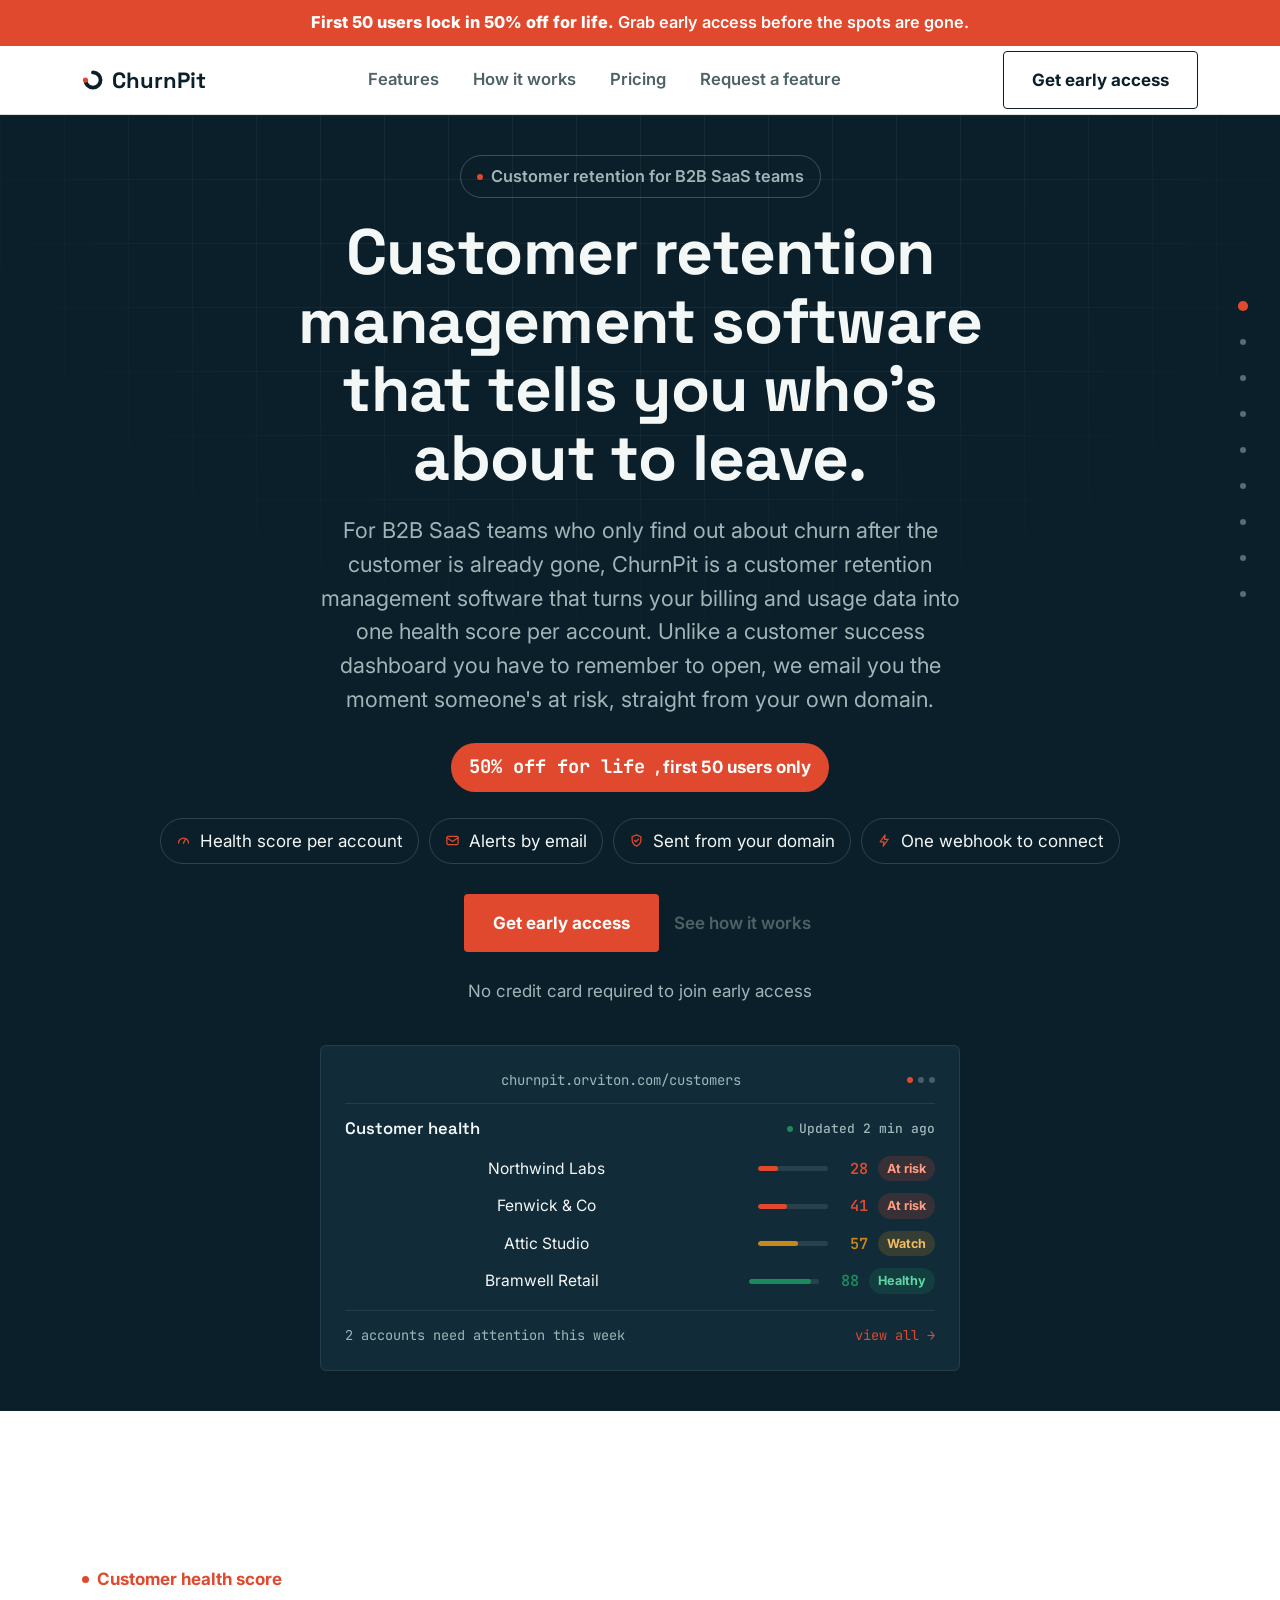
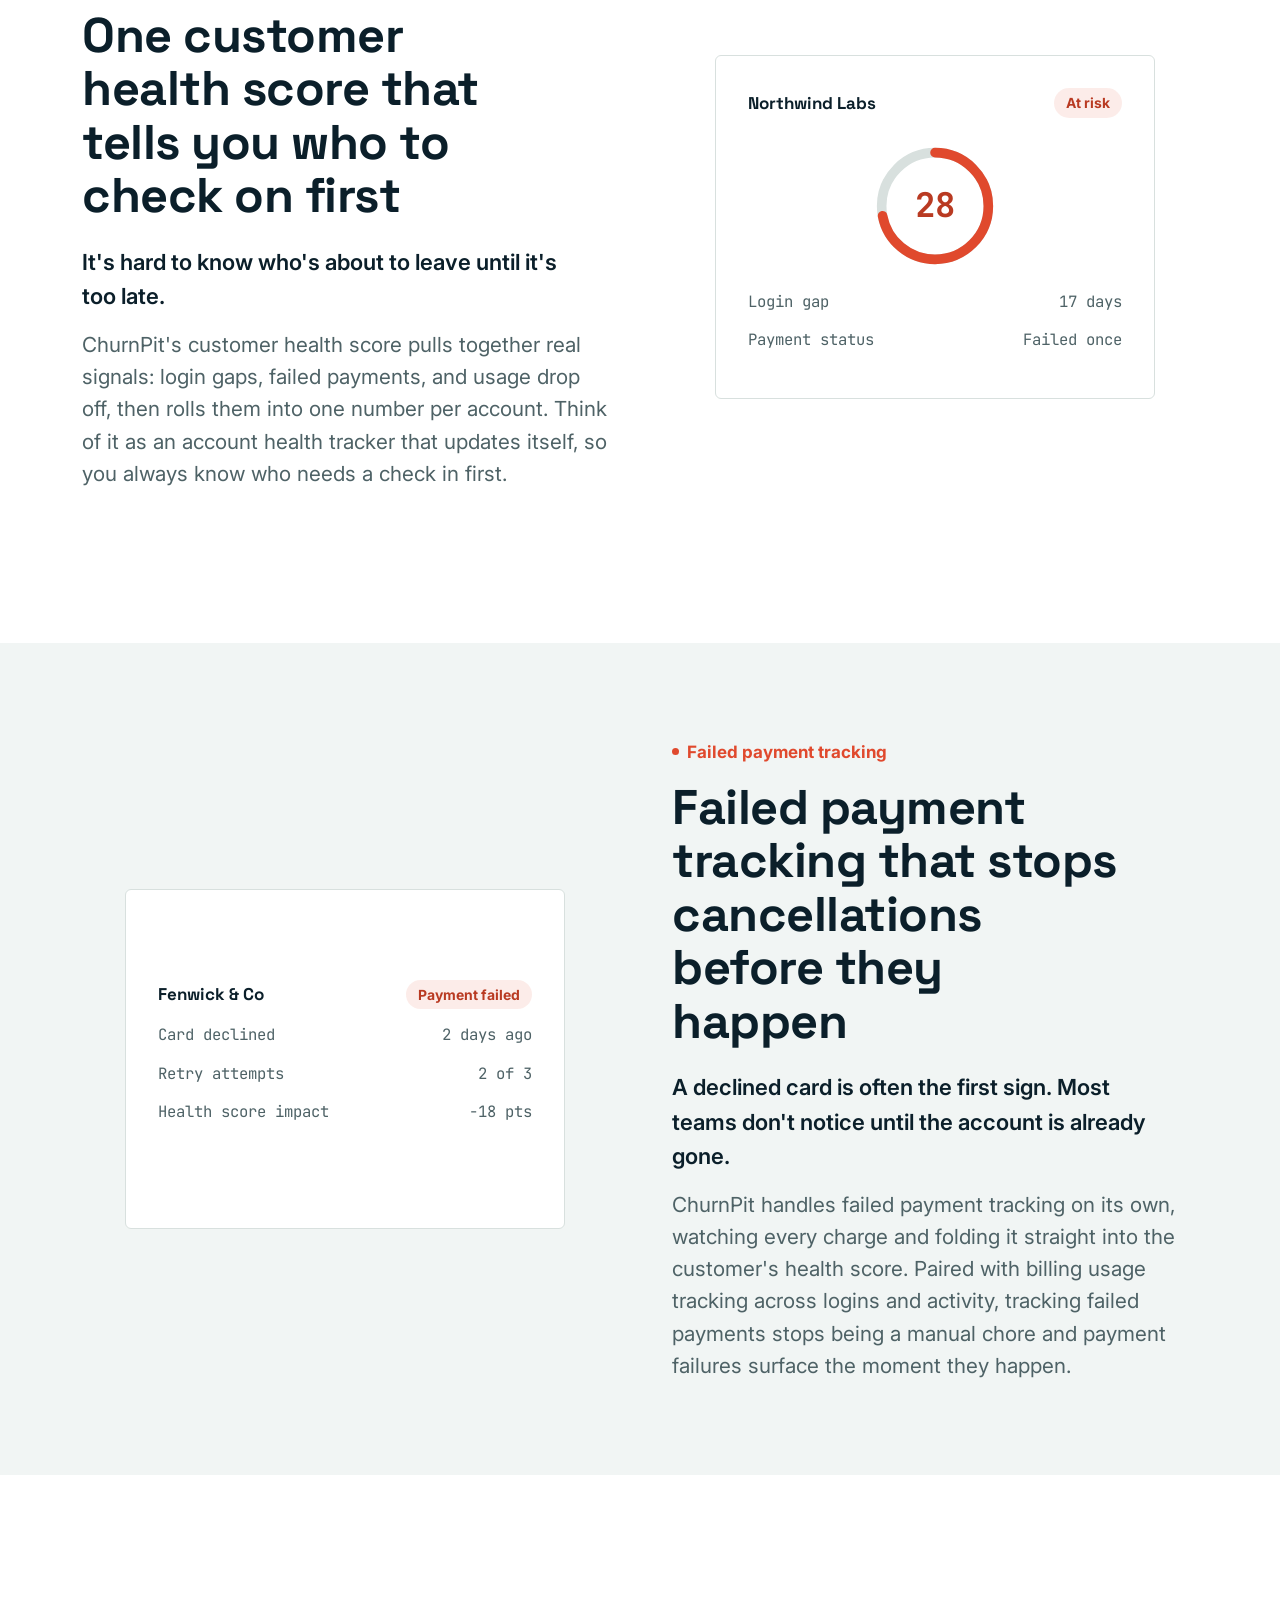
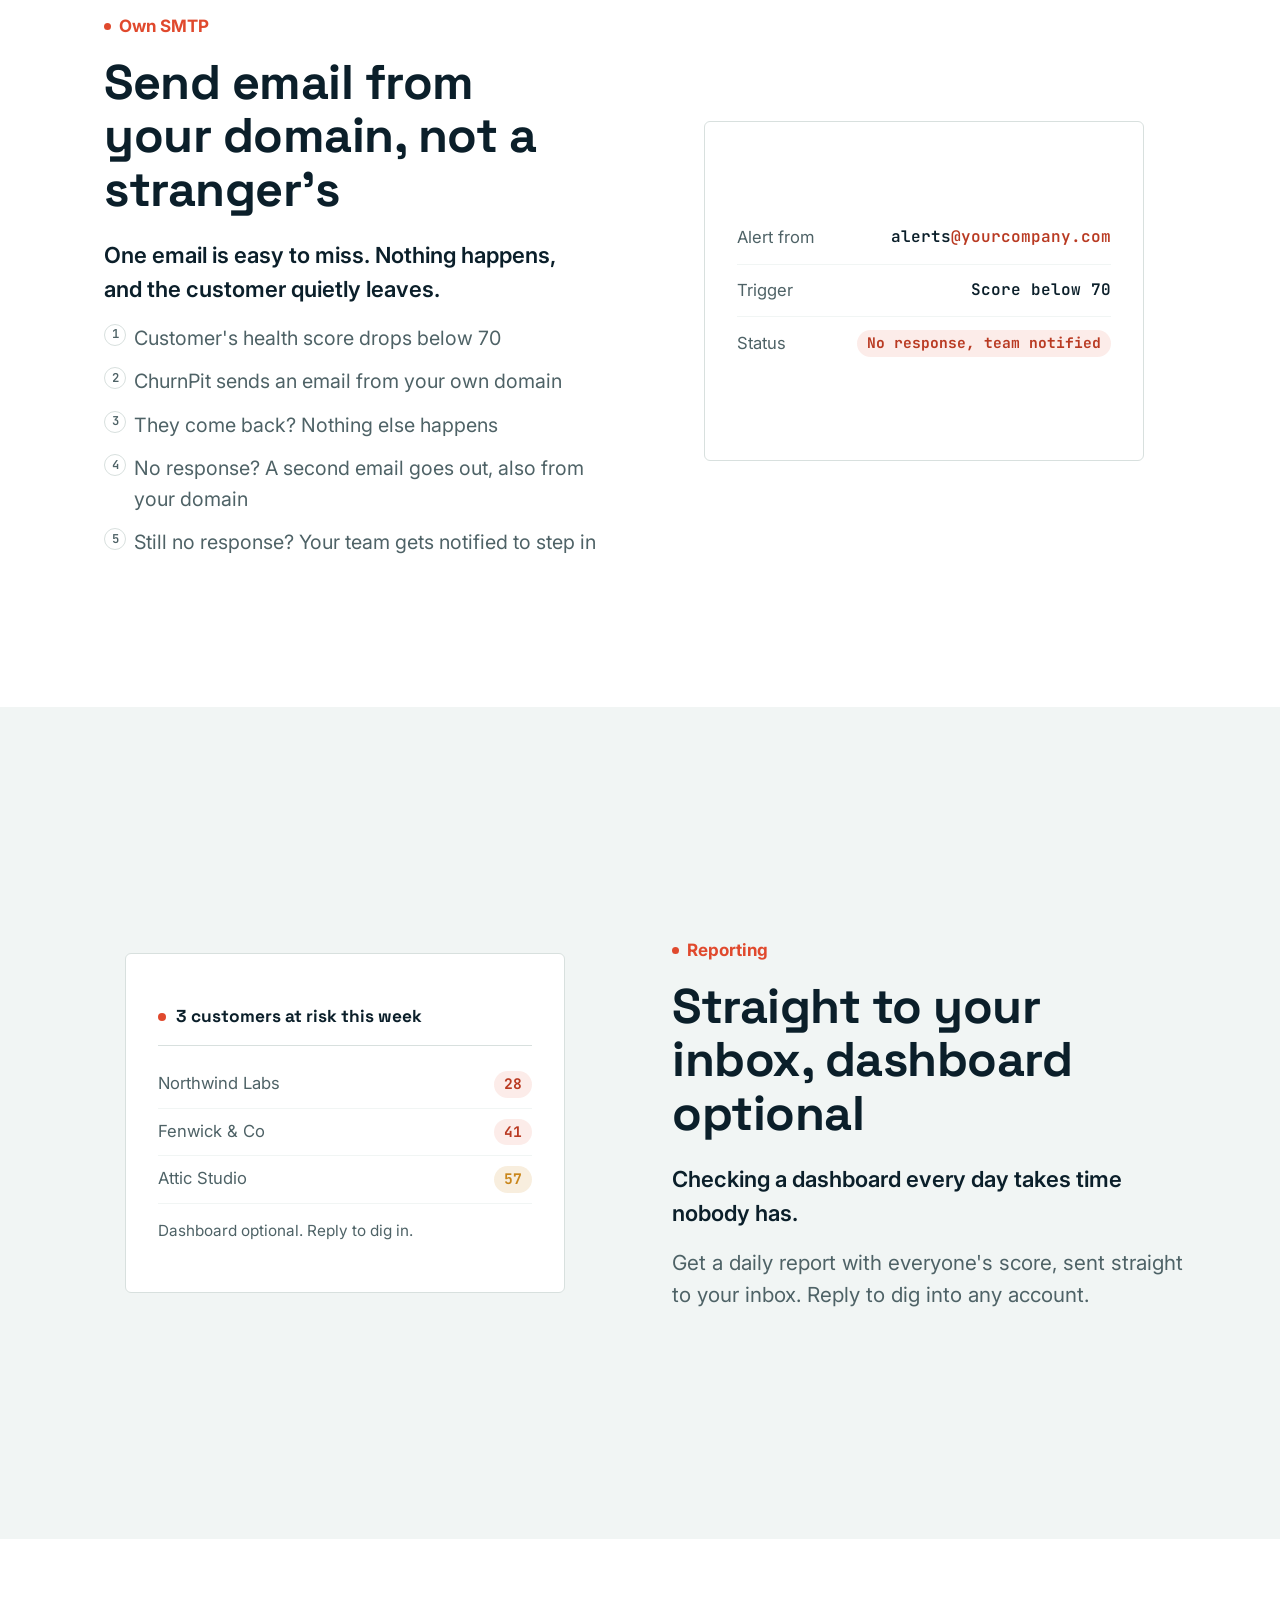
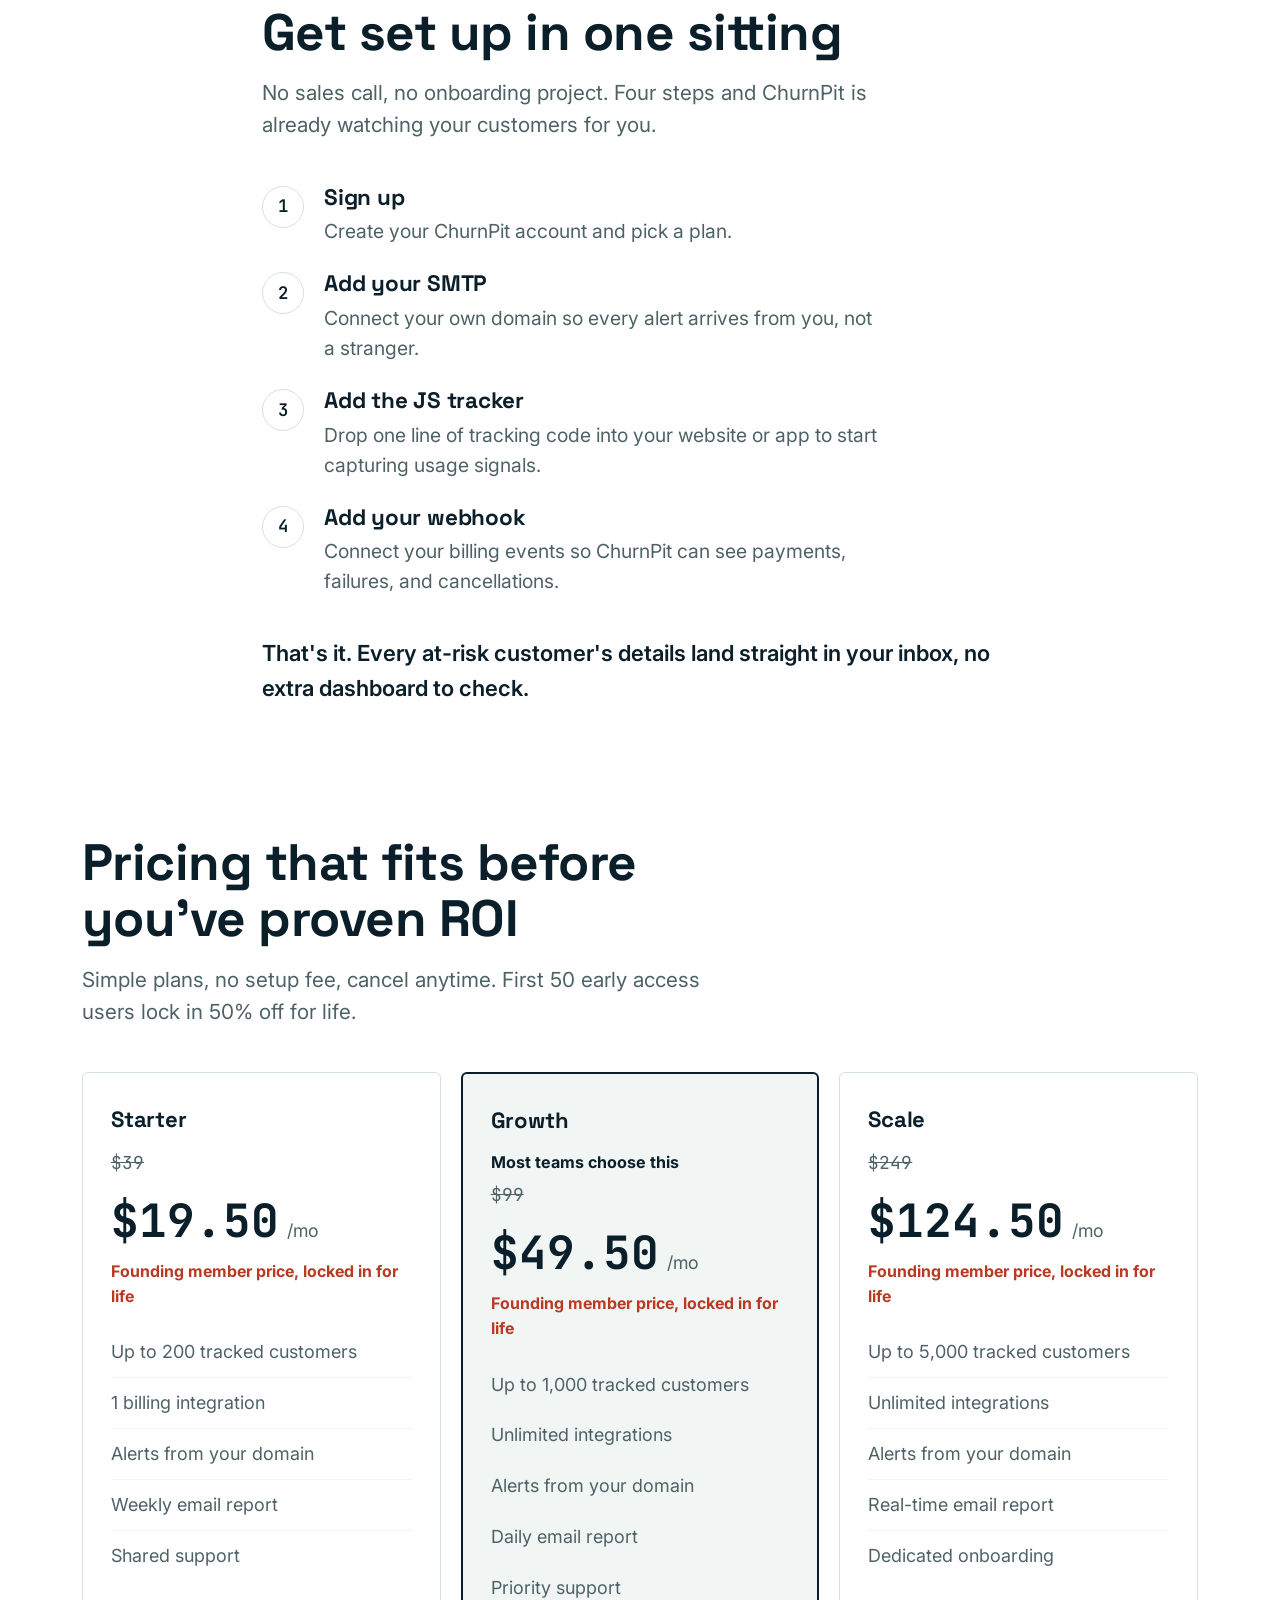
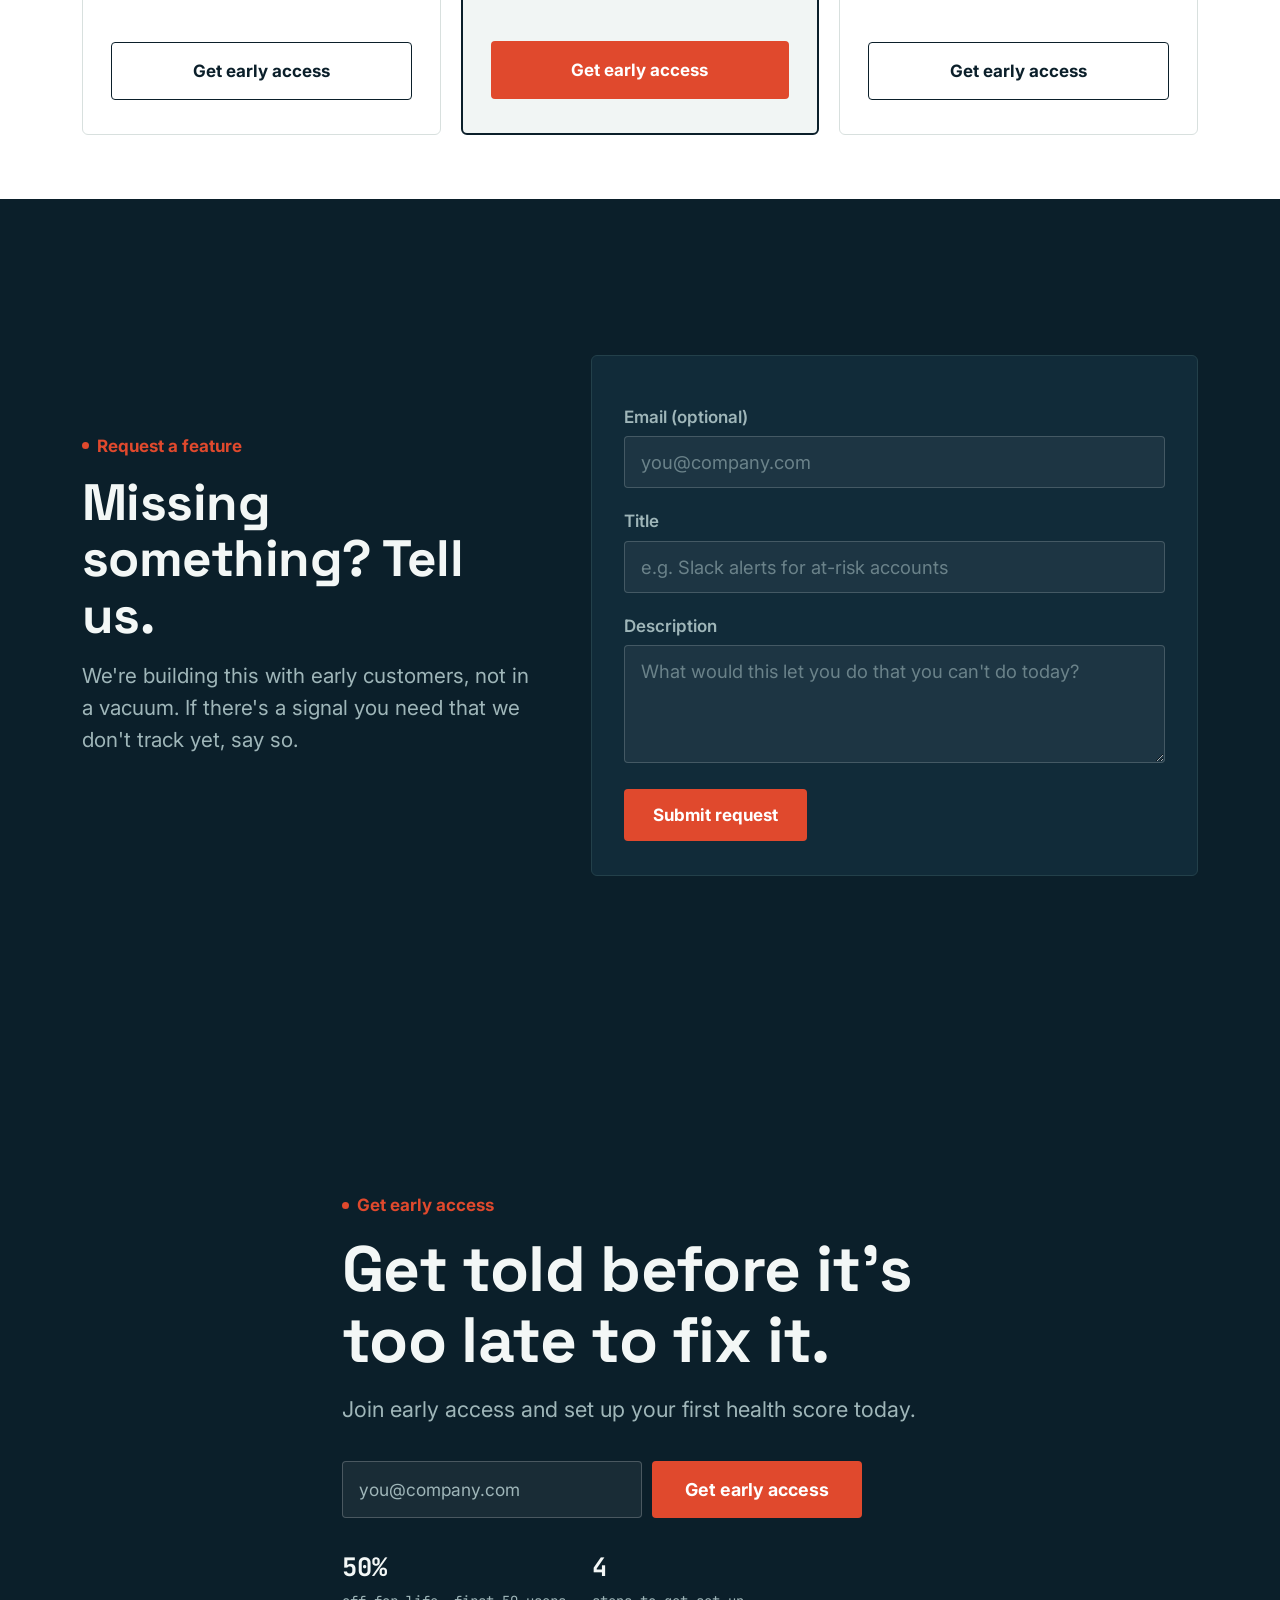
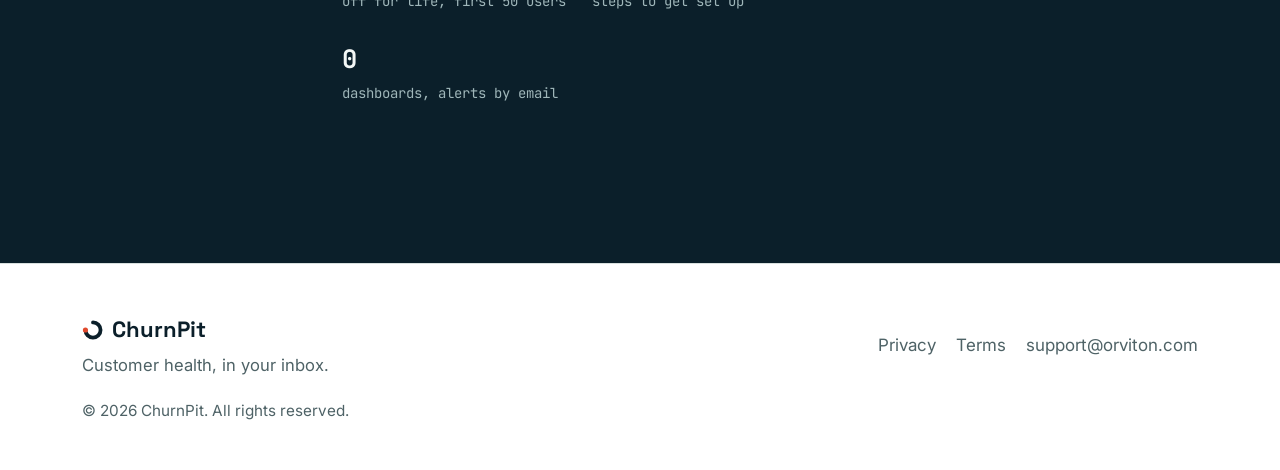
<file: index.html>
<!DOCTYPE html>
<html lang="en">
<head>
<meta charset="UTF-8">
<meta name="viewport" content="width=device-width, initial-scale=1.0">
<title>ChurnPit — Customer Retention Management Software</title>
<meta name="description" content="Customer retention software for B2B SaaS teams. Get a customer health score per account, track failed payments, and get churn alerts from your own domain.">
<meta name="twitter:card" content="summary_large_image">
<meta name="twitter:title" content="ChurnPit — Customer Retention Management Software">
<meta name="twitter:description" content="Get a customer health score and account health tracker for every account, plus failed payment tracking and churn alerts sent from your own domain.">
<meta name="twitter:image" content="https://churnpit.orviton.com/og-image.png">
<meta property="og:title" content="ChurnPit: Customer Retention Management Software">
<meta property="og:description" content="Customer retention software with a customer health score for every account, failed payment tracking, and churn alerts sent from your own domain. No dashboard required.">
<meta property="og:image" content="https://churnpit.orviton.com/og-image.png">
<meta property="og:image:width" content="1200">
<meta property="og:image:height" content="630">
<meta property="og:url" content="https://churnpit.orviton.com/">
<meta property="og:type" content="website">
<meta property="og:site_name" content="ChurnPit">
<meta name="robots" content="index, follow">
<meta name="theme-color" content="#0B1F2A">
<link rel="canonical" href="https://churnpit.orviton.com/">
<link rel="icon" type="image/png" sizes="32x32" href="favicon-32.png">
<link rel="icon" type="image/png" sizes="16x16" href="favicon-16.png">
<link rel="apple-touch-icon" sizes="180x180" href="apple-touch-icon.png">
<link rel="preconnect" href="https://fonts.googleapis.com">
<link rel="preconnect" href="https://fonts.gstatic.com" crossorigin>
<link href="https://fonts.googleapis.com/css2?family=Inter:wght@400;500;600;700&family=Space+Grotesk:wght@500;600;700&family=JetBrains+Mono:wght@500;600;700&display=swap" rel="stylesheet">
<link rel="stylesheet" href="style.css">
<script type="application/ld+json">
{
  "@context": "https://schema.org",
  "@type": "SoftwareApplication",
  "name": "ChurnPit",
  "url": "https://churnpit.orviton.com/",
  "applicationCategory": "BusinessApplication",
  "operatingSystem": "Web",
  "description": "Customer retention management software with a customer health score, account health tracker, and failed payment tracking for B2B SaaS teams.",
  "offers": {
    "@type": "Offer",
    "price": "19.50",
    "priceCurrency": "USD"
  }
}
</script>

<!-- Google tag (gtag.js) -->
<script async src="https://www.googletagmanager.com/gtag/js?id=G-WWLFMCWELL"></script>
<script>
  window.dataLayer = window.dataLayer || [];
  function gtag(){dataLayer.push(arguments);}
  gtag('js', new Date());

  gtag('config', 'G-WWLFMCWELL');
</script>

</head>
<body>

<div class="promo-bar">
  <p><strong>First 50 users lock in 50% off for life.</strong> Grab early access before the spots are gone.</p>
</div>

<header class="site-header">
  <div class="wrap header-inner">
    <span class="logo"><svg class="logo-icon" viewBox="0 0 64 64" aria-hidden="true">
        <path class="logo-icon-ring" d="M32,10 A22,22 0 1 1 10,32" fill="none" stroke-width="11" stroke-linecap="round" />
        <circle class="logo-icon-dot" cx="10" cy="32" r="7.5" />
      </svg>ChurnPit</span>
    <nav class="header-nav">
      <a href="#features">Features</a>
      <a href="#how-it-works">How it works</a>
      <a href="#pricing">Pricing</a>
      <a href="#request">Request a feature</a>
    </nav>
    <a href="#cta" class="btn btn-outline">Get early access</a>
  </div>
</header>

<nav class="section-dots" aria-label="Section navigation">
  <a href="#hero" class="active" data-dot data-section="hero"><span></span></a>
  <a href="#feature-health" data-dot data-section="feature-health"><span></span></a>
  <a href="#feature-payments" data-dot data-section="feature-payments"><span></span></a>
  <a href="#feature-smtp" data-dot data-section="feature-smtp"><span></span></a>
  <a href="#feature-reporting" data-dot data-section="feature-reporting"><span></span></a>
  <a href="#how-it-works" data-dot data-section="how-it-works"><span></span></a>
  <a href="#pricing" data-dot data-section="pricing"><span></span></a>
  <a href="#request" data-dot data-section="request"><span></span></a>
  <a href="#cta" data-dot data-section="cta"><span></span></a>
</nav>

<main>

  <!-- HERO — fits one screen, nothing below the fold needed to read it -->
  <section class="hero" id="hero">
    <div class="wrap hero-inner">
      <div class="hero-copy">
        <span class="hero-tag"><span class="dot" aria-hidden="true"></span>Customer retention for B2B SaaS teams</span>
        <h1>Customer retention management software that tells you who's about to leave.</h1>
        <p class="hero-sub">For B2B SaaS teams who only find out about churn after the customer is already gone, ChurnPit is a customer retention management software that turns your billing and usage data into one health score per account. Unlike a customer success dashboard you have to remember to open, we email you the moment someone's at risk, straight from your own domain.</p>

        <span class="hero-discount"><span class="num">50% off for life</span>, first 50 users only</span>

        <ul class="hero-signals">
          <li>
            <svg viewBox="0 0 24 24" fill="none" stroke="currentColor" stroke-width="2" stroke-linecap="round" stroke-linejoin="round"><path d="M4 16a8 8 0 0 1 16 0" /><path d="M12 16 15 10" /><circle cx="12" cy="16" r="1.1" fill="currentColor" stroke="none" /></svg>
            Health score per account
          </li>
          <li>
            <svg viewBox="0 0 24 24" fill="none" stroke="currentColor" stroke-width="2" stroke-linecap="round" stroke-linejoin="round"><rect x="3" y="5.5" width="18" height="13" rx="2" /><path d="M3 7.5l9 6 9-6" /></svg>
            Alerts by email
          </li>
          <li>
            <svg viewBox="0 0 24 24" fill="none" stroke="currentColor" stroke-width="2" stroke-linecap="round" stroke-linejoin="round"><path d="M12 3l7 3v5c0 4.5-3 8-7 10-4-2-7-5.5-7-10V6l7-3z" /><path d="M9 12l2 2 4-4" /></svg>
            Sent from your domain
          </li>
          <li>
            <svg viewBox="0 0 24 24" fill="none" stroke="currentColor" stroke-width="2" stroke-linecap="round" stroke-linejoin="round"><path d="M13 3 5 14h6l-1 7 8-11h-6z" /></svg>
            One webhook to connect
          </li>
        </ul>

        <div class="hero-actions">
          <a href="#cta" class="btn btn-primary">Get early access</a>
          <a href="#features" class="btn btn-text">See how it works</a>
        </div>

        <p class="hero-proof">No credit card required to join early access</p>
      </div>

      <div class="hero-visual" aria-hidden="true">
        <div class="monitor-head">
          <span class="who">churnpit.orviton.com/customers</span>
          <span class="monitor-dots"><span></span><span></span><span></span></span>
        </div>

        <div class="dash-header">
          <span>Customer health</span>
          <span class="dash-live"><span class="dash-live-dot"></span>Updated 2 min ago</span>
        </div>

        <ul class="dash-list">
          <li class="dash-row">
            <span class="dash-name">Northwind Labs</span>
            <span class="dash-bar"><span class="dash-bar-fill risk" style="width:28%"></span></span>
            <span class="dash-score risk">28</span>
            <span class="dash-badge risk">At risk</span>
          </li>
          <li class="dash-row">
            <span class="dash-name">Fenwick &amp; Co</span>
            <span class="dash-bar"><span class="dash-bar-fill risk" style="width:41%"></span></span>
            <span class="dash-score risk">41</span>
            <span class="dash-badge risk">At risk</span>
          </li>
          <li class="dash-row">
            <span class="dash-name">Attic Studio</span>
            <span class="dash-bar"><span class="dash-bar-fill watch" style="width:57%"></span></span>
            <span class="dash-score watch">57</span>
            <span class="dash-badge watch">Watch</span>
          </li>
          <li class="dash-row">
            <span class="dash-name">Bramwell Retail</span>
            <span class="dash-bar"><span class="dash-bar-fill healthy" style="width:88%"></span></span>
            <span class="dash-score healthy">88</span>
            <span class="dash-badge healthy">Healthy</span>
          </li>
        </ul>

        <div class="monitor-foot">
          <span>2 accounts need attention this week</span>
          <span class="flag">view all →</span>
        </div>
      </div>
    </div>
  </section>

  <!-- FEATURES — each one its own full-height section -->
  <section class="feature screen-section" id="features">
    <article class="wrap feature-grid" id="feature-health" aria-labelledby="feature-health-title">
      <div class="feature-copy">
        <span class="eyebrow">Customer health score</span>
        <h2 id="feature-health-title">One customer health score that tells you who to check on first</h2>
        <p class="problem">It's hard to know who's about to leave until it's too late.</p>
        <p class="solution">ChurnPit's customer health score pulls together real signals: login gaps, failed payments, and usage drop off, then rolls them into one number per account. Think of it as an account health tracker that updates itself, so you always know who needs a check in first.</p>
      </div>
      <div class="feature-visual">
        <div class="mock-card mock-score">
          <div class="mock-score-row">
            <span class="mock-name">Northwind Labs</span>
            <span class="mock-badge mock-badge-risk">At risk</span>
          </div>
          <div class="mock-gauge">
            <svg viewBox="0 0 120 120">
              <circle cx="60" cy="60" r="50" class="gauge-track" />
              <circle cx="60" cy="60" r="50" class="gauge-fill" style="stroke-dasharray: 314; stroke-dashoffset: 88;" />
            </svg>
            <div class="gauge-number">28</div>
          </div>
          <div class="mock-score-row muted"><span>Login gap</span><span>17 days</span></div>
          <div class="mock-score-row muted"><span>Payment status</span><span>Failed once</span></div>
        </div>
      </div>
    </article>
  </section>

  <section class="feature feature-alt screen-section">
    <article class="wrap feature-grid feature-reverse" id="feature-payments" aria-labelledby="feature-payments-title">
      <div class="feature-copy">
        <span class="eyebrow">Failed payment tracking</span>
        <h2 id="feature-payments-title">Failed payment tracking that stops cancellations before they happen</h2>
        <p class="problem">A declined card is often the first sign. Most teams don't notice until the account is already gone.</p>
        <p class="solution">ChurnPit handles failed payment tracking on its own, watching every charge and folding it straight into the customer's health score. Paired with billing usage tracking across logins and activity, tracking failed payments stops being a manual chore and payment failures surface the moment they happen.</p>
      </div>
      <div class="feature-visual">
        <div class="mock-card mock-score">
          <div class="mock-score-row">
            <span class="mock-name">Fenwick &amp; Co</span>
            <span class="mock-badge mock-badge-risk">Payment failed</span>
          </div>
          <div class="mock-score-row muted"><span>Card declined</span><span>2 days ago</span></div>
          <div class="mock-score-row muted"><span>Retry attempts</span><span>2 of 3</span></div>
          <div class="mock-score-row muted"><span>Health score impact</span><span>-18 pts</span></div>
        </div>
      </div>
    </article>
  </section>

  <section class="feature screen-section">
    <article class="wrap feature-grid" id="feature-smtp" aria-labelledby="feature-smtp-title">
      <div class="feature-copy">
        <span class="eyebrow">Own SMTP</span>
        <h2 id="feature-smtp-title">Send email from your domain, not a stranger's</h2>
        <p class="problem">One email is easy to miss. Nothing happens, and the customer quietly leaves.</p>
        <ol class="solution-steps">
          <li>Customer's health score drops below 70</li>
          <li>ChurnPit sends an email from your own domain</li>
          <li>They come back? Nothing else happens</li>
          <li>No response? A second email goes out, also from your domain</li>
          <li>Still no response? Your team gets notified to step in</li>
        </ol>
      </div>
      <div class="feature-visual">
        <div class="mock-card mock-smtp">
          <div class="mock-smtp-row"><span class="mock-smtp-label">Alert from</span><span class="mock-smtp-value">alerts<span class="highlight">@yourcompany.com</span></span></div>
          <div class="mock-smtp-row"><span class="mock-smtp-label">Trigger</span><span class="mock-smtp-value">Score below 70</span></div>
          <div class="mock-smtp-row"><span class="mock-smtp-label">Status</span><span class="mock-tag-risk">No response, team notified</span></div>
        </div>
      </div>
    </article>
  </section>

  <section class="feature feature-alt screen-section">
    <article class="wrap feature-grid feature-reverse" id="feature-reporting" aria-labelledby="feature-reporting-title">
      <div class="feature-copy">
        <span class="eyebrow">Reporting</span>
        <h2 id="feature-reporting-title">Straight to your inbox, dashboard optional</h2>
        <p class="problem">Checking a dashboard every day takes time nobody has.</p>
        <p class="solution">Get a daily report with everyone's score, sent straight to your inbox. Reply to dig into any account.</p>
      </div>
      <div class="feature-visual">
        <div class="mock-card mock-email">
          <div class="mock-email-header">
            <span class="mock-email-dot"></span>
            <span class="mock-email-subject">3 customers at risk this week</span>
          </div>
          <ul class="mock-email-list">
            <li><span>Northwind Labs</span><span class="mock-tag-risk">28</span></li>
            <li><span>Fenwick &amp; Co</span><span class="mock-tag-risk">41</span></li>
            <li><span>Attic Studio</span><span class="mock-tag-watch">57</span></li>
          </ul>
          <div class="mock-email-footer">Dashboard optional. Reply to dig in.</div>
        </div>
      </div>
    </article>
  </section>

  <!-- HOW IT WORKS -->
  <section class="how-it-works screen-section" id="how-it-works">
    <div class="wrap">
      <div class="section-head">
        <h2>Get set up in one sitting</h2>
        <p>No sales call, no onboarding project. Four steps and ChurnPit is already watching your customers for you.</p>
      </div>

      <ol class="steps-list">
        <li><span class="step-number">1</span><div class="step-copy"><h3>Sign up</h3><p>Create your ChurnPit account and pick a plan.</p></div></li>
        <li><span class="step-number">2</span><div class="step-copy"><h3>Add your SMTP</h3><p>Connect your own domain so every alert arrives from you, not a stranger.</p></div></li>
        <li><span class="step-number">3</span><div class="step-copy"><h3>Add the JS tracker</h3><p>Drop one line of tracking code into your website or app to start capturing usage signals.</p></div></li>
        <li><span class="step-number">4</span><div class="step-copy"><h3>Add your webhook</h3><p>Connect your billing events so ChurnPit can see payments, failures, and cancellations.</p></div></li>
      </ol>

      <p class="steps-outro">That's it. Every at-risk customer's details land straight in your inbox, no extra dashboard to check.</p>
    </div>
  </section>

  <!-- PRICING -->
    <section class="pricing screen-section" id="pricing">
    <div class="wrap">
      <div class="section-head">
        <h2>Pricing that fits before you've proven ROI</h2>
        <p>Simple plans, no setup fee, cancel anytime. First 50 early access users lock in 50% off for life.</p>
      </div>

      <div class="pricing-grid">
        <div class="price-card">
          <h3>Starter</h3>
          <p class="price"><span class="price-original">$39</span><span class="amount">$19.50</span><span class="period">/mo</span></p>
          <p class="price-discount-note">Founding member price, locked in for life</p>
          <ul class="price-features">
            <li>Up to 200 tracked customers</li>
            <li>1 billing integration</li>
            <li>Alerts from your domain</li>
            <li>Weekly email report</li>
            <li>Shared support</li>
          </ul>
          <a href="#cta" class="btn btn-outline">Get early access</a>
        </div>

        <div class="price-card price-card-featured">
          <h3>Growth</h3>
          <p class="price-note">Most teams choose this</p>
          <p class="price"><span class="price-original">$99</span><span class="amount">$49.50</span><span class="period">/mo</span></p>
          <p class="price-discount-note">Founding member price, locked in for life</p>
          <ul class="price-features">
            <li>Up to 1,000 tracked customers</li>
            <li>Unlimited integrations</li>
            <li>Alerts from your domain</li>
            <li>Daily email report</li>
            <li>Priority support</li>
          </ul>
          <a href="#cta" class="btn btn-primary">Get early access</a>
        </div>

        <div class="price-card">
          <h3>Scale</h3>
          <p class="price"><span class="price-original">$249</span><span class="amount">$124.50</span><span class="period">/mo</span></p>
          <p class="price-discount-note">Founding member price, locked in for life</p>
          <ul class="price-features">
            <li>Up to 5,000 tracked customers</li>
            <li>Unlimited integrations</li>
            <li>Alerts from your domain</li>
            <li>Real-time email report</li>
            <li>Dedicated onboarding</li>
          </ul>
          <a href="#cta" class="btn btn-outline">Get early access</a>
        </div>
      </div>
    </div>
  </section>

  <!-- FEATURE REQUEST -->
  <section class="request screen-section section-on-ink" id="request">
    <div class="wrap request-inner">
      <div>
        <span class="eyebrow">Request a feature</span>
        <div class="section-head">
          <h2>Missing something? Tell us.</h2>
          <p>We're building this with early customers, not in a vacuum. If there's a signal you need that we don't track yet, say so.</p>
        </div>
      </div>
      <div class="request-card">
        <form class="request-form" id="feature-form">
          <label for="feature-email">Email (optional)</label>
          <input type="email" id="feature-email" name="email" placeholder="you@company.com" autocomplete="email">
          
          <label for="feature-title">Title</label>
          <input type="text" id="feature-title" name="feature-title" placeholder="e.g. Slack alerts for at-risk accounts">

          <label for="feature-description">Description</label>
          <textarea id="feature-description" name="feature-description" rows="4" placeholder="What would this let you do that you can't do today?"></textarea>

          <button type="submit" id="feature-btn" class="btn btn-primary">Submit request</button>
        </form>
        <p class="form-msg" id="feature-form-msg"></p>
      </div>
    </div>
  </section>

  <!-- FINAL CTA -->
  <section class="final-cta screen-section" id="cta">
    <div class="wrap final-cta-inner">
      <span class="eyebrow">Get early access</span>
      <h2>Get told before it's too late to fix it.</h2>
      <p>Join early access and set up your first health score today.</p>
      <form class="cta-form" id="waitlist-form">
        <input type="email" name="email" placeholder="you@company.com" required aria-label="Work email">
        <button type="submit" id="waitlist-btn" class="btn btn-primary btn-large">Get early access</button>
      </form>
      <p class="form-msg" id="waitlist-form-msg"></p>
      <div class="final-cta-meta">
        <div><span class="n">50%</span><span class="l">off for life, first 50 users</span></div>
        <div><span class="n">4</span><span class="l">steps to get set up</span></div>
        <div><span class="n">0</span><span class="l">dashboards, alerts by email</span></div>
      </div>
    </div>
  </section>

</main>

<footer class="site-footer">
  <div class="wrap footer-inner">
    <div>
      <span class="logo"><svg class="logo-icon" viewBox="0 0 64 64" aria-hidden="true">
        <path class="logo-icon-ring" d="M32,10 A22,22 0 1 1 10,32" fill="none" stroke-width="11" stroke-linecap="round" />
        <circle class="logo-icon-dot" cx="10" cy="32" r="7.5" />
      </svg>ChurnPit</span>
      <p class="footer-tagline">Customer health, in your inbox.</p>
    </div>
    <div class="footer-links">
      <a href="privacy.html">Privacy</a>
      <a href="terms.html">Terms</a>
      <a href="mailto:support@orviton.com">support@orviton.com</a>
    </div>
    <p class="footer-copy">&copy; 2026 ChurnPit. All rights reserved.</p>
  </div>
</footer>

<script src="index.js"></script>

</body>
</html>
</file>
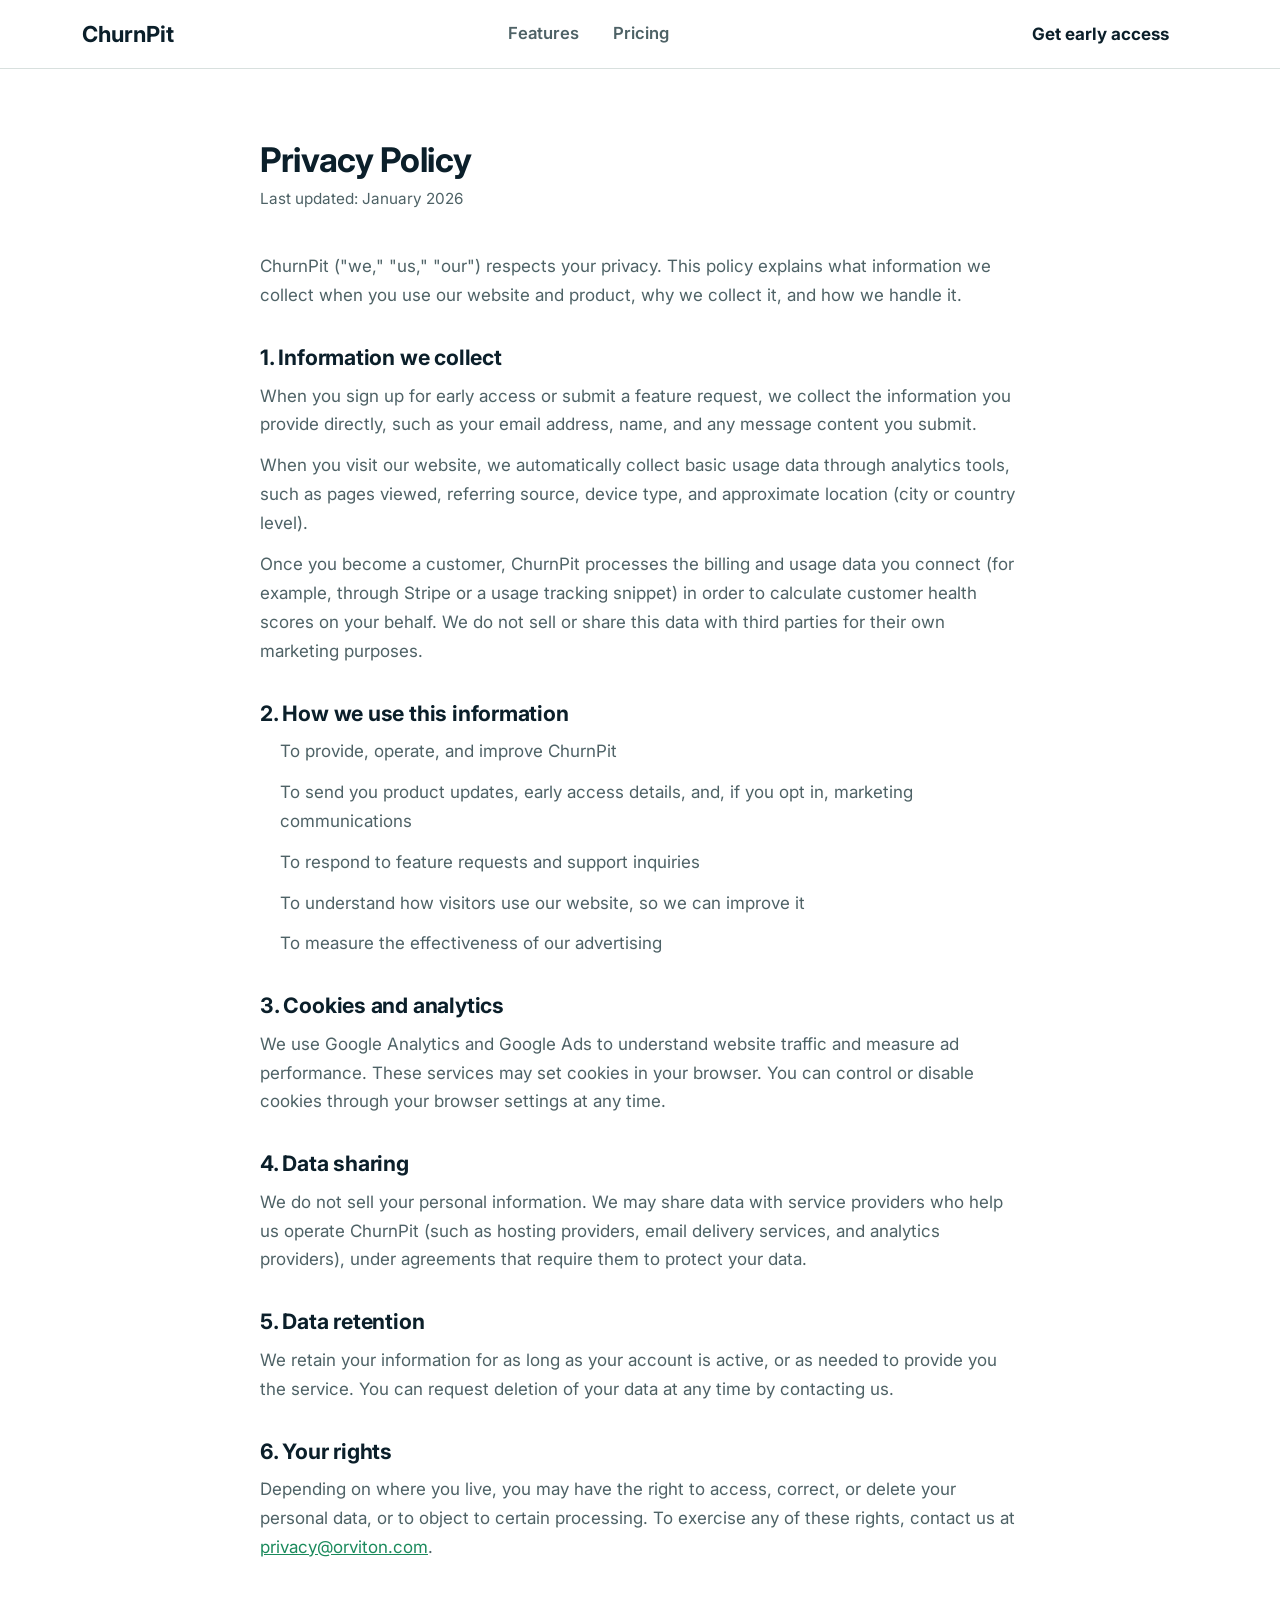
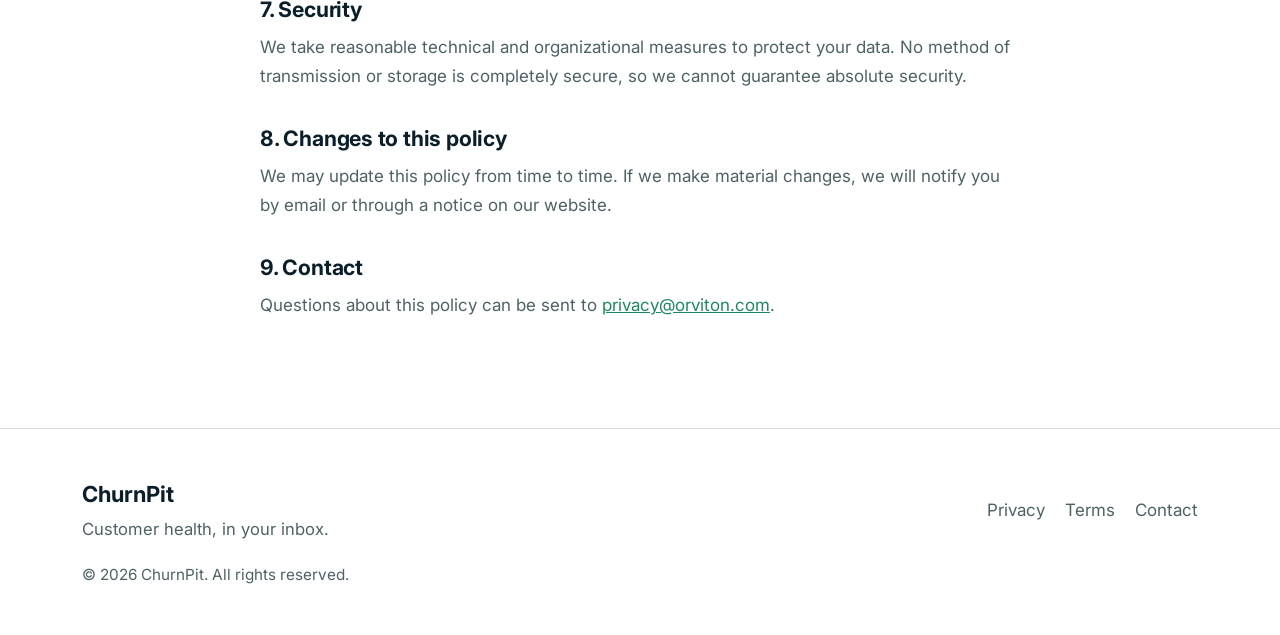
<file: privacy.html>
<!DOCTYPE html>
<html lang="en">
<head>
<meta charset="UTF-8">
<meta name="viewport" content="width=device-width, initial-scale=1.0">
<title>Privacy Policy: ChurnPit</title>
<meta name="description" content="ChurnPit's privacy policy: what data we collect, why, and how it's protected.">
<link rel="canonical" href="https://churnpit.orviton.com/privacy.html">
<link rel="icon" type="image/png" sizes="32x32" href="/assets/favicon-32x32.png">
<link href="https://fonts.googleapis.com/css2?family=Inter:wght@400;500;600;700;800&display=swap" rel="stylesheet">
<link rel="stylesheet" href="style.css">
<style>
  .legal-content { padding: 72px 0 96px; max-width: 760px; margin: 0 auto; }
  .legal-content h1 { font-size: 2rem; margin-bottom: 8px; }
  .legal-content .updated { color: var(--text-muted); font-size: 0.9rem; margin-bottom: 40px; }
  .legal-content h2 { font-size: 1.25rem; margin-top: 36px; margin-bottom: 12px; }
  .legal-content p, .legal-content li { color: var(--text-muted); font-size: 1rem; line-height: 1.7; margin-bottom: 12px; }
  .legal-content ul { padding-left: 20px; margin-bottom: 16px; }
  .legal-content a { color: var(--healthy); text-decoration: underline; }
</style>
</head>
<body>

<header class="site-header">
  <div class="wrap header-inner">
    <a href="index.html"><span class="logo">ChurnPit</span></a>
    <nav class="header-nav">
      <a href="index.html#features">Features</a>
      <a href="index.html#pricing">Pricing</a>
    </nav>
    <a href="index.html#cta" class="btn btn-ghost">Get early access</a>
  </div>
</header>

<main class="wrap legal-content">
  <h1>Privacy Policy</h1>
  <p class="updated">Last updated: January 2026</p>

  <p>ChurnPit ("we," "us," "our") respects your privacy. This policy explains what information we collect when you use our website and product, why we collect it, and how we handle it.</p>

  <h2>1. Information we collect</h2>
  <p>When you sign up for early access or submit a feature request, we collect the information you provide directly, such as your email address, name, and any message content you submit.</p>
  <p>When you visit our website, we automatically collect basic usage data through analytics tools, such as pages viewed, referring source, device type, and approximate location (city or country level).</p>
  <p>Once you become a customer, ChurnPit processes the billing and usage data you connect (for example, through Stripe or a usage tracking snippet) in order to calculate customer health scores on your behalf. We do not sell or share this data with third parties for their own marketing purposes.</p>

  <h2>2. How we use this information</h2>
  <ul>
    <li>To provide, operate, and improve ChurnPit</li>
    <li>To send you product updates, early access details, and, if you opt in, marketing communications</li>
    <li>To respond to feature requests and support inquiries</li>
    <li>To understand how visitors use our website, so we can improve it</li>
    <li>To measure the effectiveness of our advertising</li>
  </ul>

  <h2>3. Cookies and analytics</h2>
  <p>We use Google Analytics and Google Ads to understand website traffic and measure ad performance. These services may set cookies in your browser. You can control or disable cookies through your browser settings at any time.</p>

  <h2>4. Data sharing</h2>
  <p>We do not sell your personal information. We may share data with service providers who help us operate ChurnPit (such as hosting providers, email delivery services, and analytics providers), under agreements that require them to protect your data.</p>

  <h2>5. Data retention</h2>
  <p>We retain your information for as long as your account is active, or as needed to provide you the service. You can request deletion of your data at any time by contacting us.</p>

  <h2>6. Your rights</h2>
  <p>Depending on where you live, you may have the right to access, correct, or delete your personal data, or to object to certain processing. To exercise any of these rights, contact us at <a href="mailto:privacy@orviton.com">privacy@orviton.com</a>.</p>

  <h2>7. Security</h2>
  <p>We take reasonable technical and organizational measures to protect your data. No method of transmission or storage is completely secure, so we cannot guarantee absolute security.</p>

  <h2>8. Changes to this policy</h2>
  <p>We may update this policy from time to time. If we make material changes, we will notify you by email or through a notice on our website.</p>

  <h2>9. Contact</h2>
  <p>Questions about this policy can be sent to <a href="mailto:privacy@orviton.com">privacy@orviton.com</a>.</p>
</main>

<footer class="site-footer">
  <div class="wrap footer-inner">
    <div>
      <span class="logo">ChurnPit</span>
      <p class="footer-tagline">Customer health, in your inbox.</p>
    </div>
    <div class="footer-links">
      <a href="privacy.html">Privacy</a>
      <a href="terms.html">Terms</a>
      <a href="mailto:privacy@orviton.com">Contact</a>
    </div>
    <p class="footer-copy">&copy; 2026 ChurnPit. All rights reserved.</p>
  </div>
</footer>

</body>
</html>
</file>
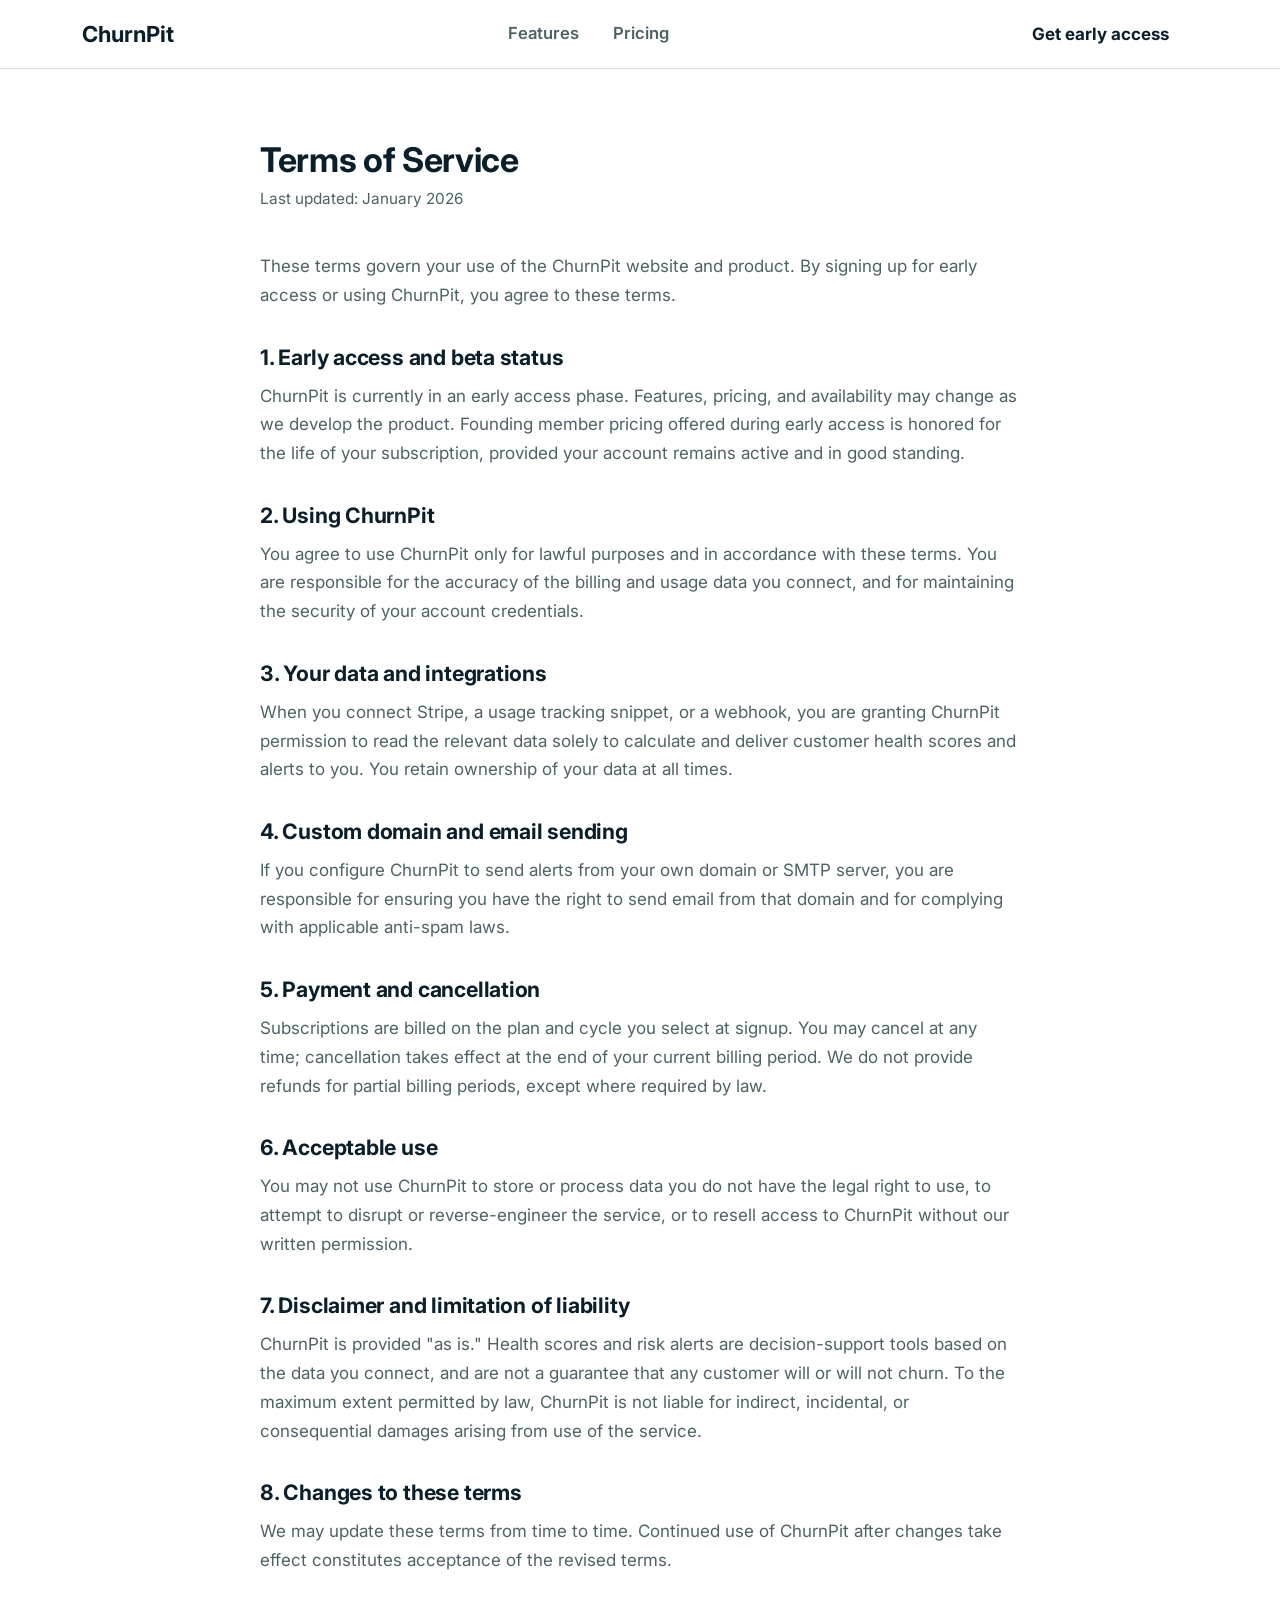
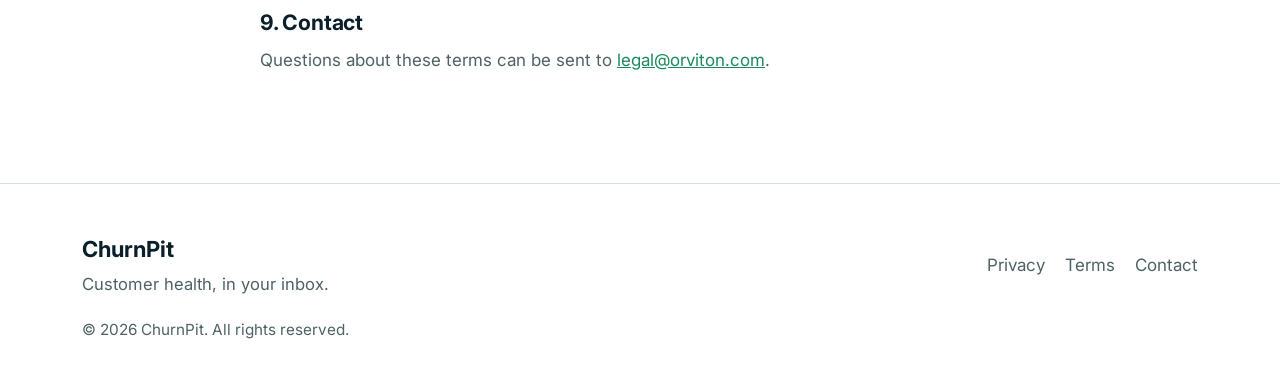
<file: terms.html>
<!DOCTYPE html>
<html lang="en">
<head>
<meta charset="UTF-8">
<meta name="viewport" content="width=device-width, initial-scale=1.0">
<title>Terms of Service: ChurnPit</title>
<meta name="description" content="ChurnPit's terms of service: the rules for using our website and product.">
<link rel="canonical" href="https://churnpit.orviton.com/terms.html">
<link rel="icon" type="image/png" sizes="32x32" href="/assets/favicon-32x32.png">
<link href="https://fonts.googleapis.com/css2?family=Inter:wght@400;500;600;700;800&display=swap" rel="stylesheet">
<link rel="stylesheet" href="style.css">
<style>
  .legal-content { padding: 72px 0 96px; max-width: 760px; margin: 0 auto; }
  .legal-content h1 { font-size: 2rem; margin-bottom: 8px; }
  .legal-content .updated { color: var(--text-muted); font-size: 0.9rem; margin-bottom: 40px; }
  .legal-content h2 { font-size: 1.25rem; margin-top: 36px; margin-bottom: 12px; }
  .legal-content p, .legal-content li { color: var(--text-muted); font-size: 1rem; line-height: 1.7; margin-bottom: 12px; }
  .legal-content ul { padding-left: 20px; margin-bottom: 16px; }
  .legal-content a { color: var(--healthy); text-decoration: underline; }
</style>
</head>
<body>

<header class="site-header">
  <div class="wrap header-inner">
    <a href="index.html"><span class="logo">ChurnPit</span></a>
    <nav class="header-nav">
      <a href="index.html#features">Features</a>
      <a href="index.html#pricing">Pricing</a>
    </nav>
    <a href="index.html#cta" class="btn btn-ghost">Get early access</a>
  </div>
</header>

<main class="wrap legal-content">
  <h1>Terms of Service</h1>
  <p class="updated">Last updated: January 2026</p>

  <p>These terms govern your use of the ChurnPit website and product. By signing up for early access or using ChurnPit, you agree to these terms.</p>

  <h2>1. Early access and beta status</h2>
  <p>ChurnPit is currently in an early access phase. Features, pricing, and availability may change as we develop the product. Founding member pricing offered during early access is honored for the life of your subscription, provided your account remains active and in good standing.</p>

  <h2>2. Using ChurnPit</h2>
  <p>You agree to use ChurnPit only for lawful purposes and in accordance with these terms. You are responsible for the accuracy of the billing and usage data you connect, and for maintaining the security of your account credentials.</p>

  <h2>3. Your data and integrations</h2>
  <p>When you connect Stripe, a usage tracking snippet, or a webhook, you are granting ChurnPit permission to read the relevant data solely to calculate and deliver customer health scores and alerts to you. You retain ownership of your data at all times.</p>

  <h2>4. Custom domain and email sending</h2>
  <p>If you configure ChurnPit to send alerts from your own domain or SMTP server, you are responsible for ensuring you have the right to send email from that domain and for complying with applicable anti-spam laws.</p>

  <h2>5. Payment and cancellation</h2>
  <p>Subscriptions are billed on the plan and cycle you select at signup. You may cancel at any time; cancellation takes effect at the end of your current billing period. We do not provide refunds for partial billing periods, except where required by law.</p>

  <h2>6. Acceptable use</h2>
  <p>You may not use ChurnPit to store or process data you do not have the legal right to use, to attempt to disrupt or reverse-engineer the service, or to resell access to ChurnPit without our written permission.</p>

  <h2>7. Disclaimer and limitation of liability</h2>
  <p>ChurnPit is provided "as is." Health scores and risk alerts are decision-support tools based on the data you connect, and are not a guarantee that any customer will or will not churn. To the maximum extent permitted by law, ChurnPit is not liable for indirect, incidental, or consequential damages arising from use of the service.</p>

  <h2>8. Changes to these terms</h2>
  <p>We may update these terms from time to time. Continued use of ChurnPit after changes take effect constitutes acceptance of the revised terms.</p>

  <h2>9. Contact</h2>
  <p>Questions about these terms can be sent to <a href="mailto:legal@orviton.com">legal@orviton.com</a>.</p>
</main>

<footer class="site-footer">
  <div class="wrap footer-inner">
    <div>
      <span class="logo">ChurnPit</span>
      <p class="footer-tagline">Customer health, in your inbox.</p>
    </div>
    <div class="footer-links">
      <a href="privacy.html">Privacy</a>
      <a href="terms.html">Terms</a>
      <a href="mailto:legal@orviton.com">Contact</a>
    </div>
    <p class="footer-copy">&copy; 2026 ChurnPit. All rights reserved.</p>
  </div>
</footer>

</body>
</html>
</file>
<file: style.css>
/* ============================================================
   ChurnPit — design tokens
   Concept: the product's whole job is reading a signal (healthy
   vs at-risk), so the signal color IS the brand color. Layout
   reads like a monitoring console: dark ink frame, precise mono
   digits for numbers, confident geometric display type.
   ============================================================ */
:root {
  --ink: #0B1F2A;
  --ink-2: #112B39;
  --paper: #FFFFFF;
  --tint: #F1F5F4;
  --line: #D8E0DE;
  --line-dark: #23404A;
  --text: #0B1F2A;
  --text-muted: #4E6266;
  --text-on-ink: #F3F7F6;
  --text-on-ink-muted: #9FB6B9;

  --signal: #E0492D;
  --signal-dim: #B93A22;
  --signal-tint: rgba(224, 73, 45, 0.1);
  --healthy: #1B8A5C;
  --healthy-tint: rgba(27, 138, 92, 0.12);
  --watch: #C9861B;
  --watch-tint: rgba(201, 134, 27, 0.14);

  --font-display: 'Space Grotesk', 'Inter', sans-serif;
  --font-body: 'Inter', sans-serif;
  --font-mono: 'JetBrains Mono', ui-monospace, monospace;

  --radius: 4px;
  --edge: 1px solid var(--line);
  --edge-dark: 1px solid var(--line-dark);

  --header-h: 68px;
  --promo-h: 46px;
}

/* ---------- reset ---------- */
* { box-sizing: border-box; margin: 0; padding: 0; }

html {
  scroll-behavior: smooth;
  font-size: 17px;
  scroll-snap-type: y proximity;
  scroll-padding-top: var(--header-h);
  overflow-x: hidden;
}

body {
  background: var(--paper);
  color: var(--text);
  font-family: var(--font-body);
  line-height: 1.55;
  -webkit-font-smoothing: antialiased;
  overflow-x: hidden;
  max-width: 100vw;
}

img, svg { display: block; max-width: 100%; }
a { color: inherit; text-decoration: none; }
ul, ol { list-style: none; }

h1, h2, h3 {
  font-family: var(--font-display);
  font-weight: 700;
  line-height: 1.1;
  letter-spacing: -0.01em;
}

.wrap {
  max-width: 1180px;
  margin: 0 auto;
  padding: 0 32px;
}

:focus-visible {
  outline: 2px solid var(--signal);
  outline-offset: 3px;
}

@media (prefers-reduced-motion: reduce) {
  * { animation: none !important; transition: none !important; }
}

/* ---------- promo bar ---------- */
.promo-bar {
  min-height: var(--promo-h);
  display: flex;
  align-items: center;
  justify-content: center;
  background: var(--signal);
  color: #FFFFFF;
  text-align: center;
  padding: 8px 20px;
  font-size: 0.96rem;
  font-weight: 600;
}
.promo-bar strong { font-weight: 800; }

@media (max-width: 560px) {
  .promo-bar { font-size: 0.82rem; line-height: 1.4; }
  .promo-bar p { max-width: 34ch; margin: 0 auto; }
}

/* ---------- buttons ---------- */
.btn {
  display: inline-flex;
  align-items: center;
  justify-content: center;
  gap: 8px;
  padding: 15px 28px;
  border-radius: var(--radius);
  font-family: var(--font-body);
  font-weight: 700;
  font-size: 1rem;
  cursor: pointer;
  border: 1px solid transparent;
  transition: background 0.15s ease, border-color 0.15s ease, color 0.15s ease, transform 0.15s ease;
}

.btn-primary {
  background: var(--signal);
  color: #FFFFFF;
}
.btn-primary:hover { background: var(--signal-dim); transform: translateY(-1px); }

.btn-large { padding: 17px 32px; font-size: 1.05rem; }

.btn-outline {
  background: transparent;
  border-color: var(--ink);
  color: var(--ink);
}
.btn-outline:hover { background: var(--ink); color: var(--text-on-ink); }

.btn-outline-light {
  background: transparent;
  border-color: rgba(243, 247, 246, 0.35);
  color: var(--text-on-ink);
}
.btn-outline-light:hover { border-color: var(--text-on-ink); background: rgba(243,247,246,0.08); }

.btn-text {
  padding: 15px 4px;
  color: var(--text-muted);
  font-weight: 600;
}
.btn-text:hover { color: var(--text); }

.btn:disabled { opacity: 0.55; cursor: not-allowed; transform: none !important; }

.form-msg {
  margin-top: 14px;
  font-size: 0.92rem;
  font-weight: 600;
  color: var(--healthy);
  display: none;
}
.form-msg.show { display: block; }
.form-msg.error { color: var(--signal); }

/* ---------- header ---------- */
.site-header {
  border-bottom: var(--edge);
  position: sticky;
  top: 0;
  background: rgba(255, 255, 255, 0.92);
  backdrop-filter: blur(10px);
  z-index: 30;
}

.header-inner {
  display: flex;
  align-items: center;
  justify-content: space-between;
  gap: 10px;
  height: var(--header-h);
}

.logo {
  font-family: var(--font-display);
  font-weight: 700;
  font-size: 1.3rem;
  display: flex;
  align-items: center;
  gap: 8px;
  flex: none;
  white-space: nowrap;
}
.logo-icon {
  width: 22px;
  height: 22px;
  flex: none;
}
.logo-icon-ring { stroke: var(--ink); }
.logo-icon-dot { fill: var(--signal); }
.section-on-ink .logo-icon-ring { stroke: var(--text-on-ink); }

.header-nav {
  display: flex;
  gap: 34px;
}

.header-nav a {
  color: var(--text-muted);
  font-size: 0.98rem;
  font-weight: 600;
  transition: color 0.15s ease;
}
.header-nav a:hover { color: var(--text); }

/* ---------- section dot nav ---------- */
.section-dots {
  position: fixed;
  right: 26px;
  top: 50%;
  transform: translateY(-50%);
  display: flex;
  flex-direction: column;
  align-items: center;
  gap: 14px;
  z-index: 40;
}
.section-dots a {
  width: 22px;
  height: 22px;
  display: flex;
  align-items: center;
  justify-content: center;
}
.section-dots a span {
  display: block;
  width: 6px;
  height: 6px;
  border-radius: 50%;
  background: var(--line);
  transition: background 0.2s ease, transform 0.2s ease;
}
.section-dots a:hover span { background: var(--text-muted); }
.section-dots a.active span {
  background: var(--signal);
  transform: scale(1.7);
}
.section-dots.on-dark a span { background: rgba(243,247,246,0.35); }
.section-dots.on-dark a:hover span { background: var(--text-on-ink-muted); }
.section-dots.on-dark a.active span { background: var(--signal); }

@media (max-width: 900px) {
  .section-dots { display: none; }
}

/* ---------- shared full-height section shell ---------- */
.screen-section {
  min-height: calc(100vh - var(--header-h));
  min-height: calc(100dvh - var(--header-h));
  display: flex;
  flex-direction: column;
  justify-content: center;
  padding: 64px 0;
  scroll-snap-align: start;
  scroll-margin-top: var(--header-h);
}

.section-on-ink {
  background: var(--ink);
  color: var(--text-on-ink);
}

.section-head {
  max-width: 58ch;
  margin-bottom: 44px;
}
.section-head h2 {
  font-size: clamp(2.2rem, 4vw, 3.2rem);
  margin-bottom: 16px;
}
.section-head p { color: var(--text-muted); font-size: 1.22rem; }
.section-on-ink .section-head p { color: var(--text-on-ink-muted); }

.eyebrow {
  display: inline-flex;
  align-items: center;
  gap: 8px;
  color: var(--signal);
  font-size: 1rem;
  font-weight: 700;
  margin-bottom: 16px;
}
.eyebrow::before {
  content: "";
  width: 7px;
  height: 7px;
  border-radius: 50%;
  background: var(--signal);
}

/* ============================================================
   HERO — everything visible on first screen, no scroll needed
   ============================================================ */
.hero {
  min-height: calc(100vh - var(--header-h) - var(--promo-h));
  min-height: calc(100dvh - var(--header-h) - var(--promo-h));
  display: flex;
  flex-direction: column;
  justify-content: center;
  padding: 40px 0;
  background: var(--ink);
  color: var(--text-on-ink);
  position: relative;
  overflow: hidden;
  scroll-snap-align: start;
  scroll-margin-top: calc(var(--header-h) + var(--promo-h));
}

.hero::before {
  content: "";
  position: absolute;
  inset: 0;
  background-image:
    linear-gradient(rgba(243,247,246,0.05) 1px, transparent 1px),
    linear-gradient(90deg, rgba(243,247,246,0.05) 1px, transparent 1px);
  background-size: 64px 64px;
  mask-image: radial-gradient(ellipse 80% 60% at 50% 0%, black 30%, transparent 75%);
  pointer-events: none;
}

.hero-inner {
  position: relative;
  z-index: 1;
  display: flex;
  flex-direction: column;
  align-items: center;
  text-align: center;
  width: 100%;
}

.hero-copy {
  display: flex;
  flex-direction: column;
  align-items: center;
  width: 100%;
}

.hero-tag {
  display: inline-flex;
  align-items: center;
  gap: 8px;
  padding: 8px 16px;
  border-radius: 100px;
  border: 1px solid rgba(243,247,246,0.22);
  color: var(--text-on-ink-muted);
  font-size: 0.96rem;
  font-weight: 600;
  margin-bottom: 20px;
}
.hero-tag .dot {
  width: 6px; height: 6px; border-radius: 50%;
  background: var(--signal);
}

.hero h1 {
  font-size: clamp(2.6rem, 5vw, 4.2rem);
  line-height: 1.07;
  margin-bottom: 22px;
  max-width: 18ch;
}

.hero-sub {
  color: var(--text-on-ink-muted);
  font-size: 1.28rem;
  max-width: 46ch;
  margin: 0 auto 26px;
}

.hero-discount {
  display: inline-flex;
  align-items: center;
  gap: 10px;
  padding: 10px 18px;
  border-radius: 100px;
  background: var(--signal);
  color: #FFFFFF;
  font-size: 1rem;
  font-weight: 700;
  margin-bottom: 26px;
}
.hero-discount .num {
  font-family: var(--font-mono);
  font-size: 1.1rem;
}

.hero-signals {
  display: flex;
  flex-wrap: wrap;
  justify-content: center;
  gap: 10px;
  margin-bottom: 30px;
}

.hero-signals li {
  display: flex;
  align-items: center;
  gap: 9px;
  padding: 9px 15px;
  border-radius: 100px;
  border: 1px solid rgba(243,247,246,0.16);
  font-size: 1rem;
  color: var(--text-on-ink);
  white-space: nowrap;
}
.hero-signals svg { width: 15px; height: 15px; color: var(--signal); flex: none; }

.hero-actions {
  display: flex;
  align-items: center;
  justify-content: center;
  gap: 10px;
  flex-wrap: wrap;
  margin-bottom: 26px;
}

.hero-proof {
  display: flex;
  align-items: center;
  justify-content: center;
  gap: 10px;
  color: var(--text-on-ink-muted);
  font-size: 1rem;
  margin-bottom: 40px;
}

/* --- hero monitor panel --- */
.hero-visual {
  background: var(--ink-2);
  border: var(--edge-dark);
  border-radius: 6px;
  padding: 24px;
  width: 100%;
  max-width: 640px;
  margin: 0 auto;
}
.monitor-head {
  display: flex;
  align-items: center;
  justify-content: space-between;
  gap: 10px;
  margin-bottom: 12px;
  padding-bottom: 12px;
  border-bottom: var(--edge-dark);
}
.monitor-head .who {
  font-family: var(--font-mono);
  font-size: 0.82rem;
  color: var(--text-on-ink-muted);
  overflow: hidden;
  text-overflow: ellipsis;
  white-space: nowrap;
  min-width: 0;
  flex: 1 1 auto;
}
.monitor-dots { display: flex; gap: 5px; flex: none; }
.monitor-dots span {
  width: 6px; height: 6px; border-radius: 50%;
  background: rgba(243,247,246,0.25);
}
.monitor-dots span:first-child { background: var(--signal); }

.dash-header {
  display: flex;
  align-items: center;
  justify-content: space-between;
  margin-bottom: 14px;
  font-family: var(--font-display);
  font-weight: 600;
  font-size: 0.98rem;
  color: var(--text-on-ink);
}
.dash-live {
  display: flex;
  align-items: center;
  gap: 6px;
  font-family: var(--font-mono);
  font-weight: 500;
  font-size: 0.76rem;
  color: var(--text-on-ink-muted);
}
.dash-live-dot {
  width: 6px; height: 6px; border-radius: 50%;
  background: var(--healthy);
}

.dash-list {
  display: flex;
  flex-direction: column;
  gap: 12px;
}

.dash-row {
  display: grid;
  grid-template-columns: minmax(0, 1fr) 70px 30px auto;
  align-items: center;
  gap: 10px;
  min-width: 0;
}

.dash-name {
  font-size: 0.92rem;
  color: var(--text-on-ink);
  overflow: hidden;
  text-overflow: ellipsis;
  white-space: nowrap;
  min-width: 0;
}

.dash-bar {
  display: block;
  height: 5px;
  border-radius: 100px;
  background: rgba(243,247,246,0.1);
  overflow: hidden;
}
.dash-bar-fill {
  display: block;
  height: 100%;
  border-radius: 100px;
}
.dash-bar-fill.risk { background: var(--signal); }
.dash-bar-fill.watch { background: var(--watch); }
.dash-bar-fill.healthy { background: var(--healthy); }

.dash-score {
  font-family: var(--font-mono);
  font-weight: 600;
  font-size: 0.9rem;
  text-align: right;
}
.dash-score.risk { color: var(--signal); }
.dash-score.watch { color: var(--watch); }
.dash-score.healthy { color: var(--healthy); }

.dash-badge {
  font-size: 0.74rem;
  font-weight: 700;
  padding: 3px 9px;
  border-radius: 100px;
  white-space: nowrap;
}
.dash-badge.risk { background: rgba(224,73,45,0.18); color: #FF9C82; }
.dash-badge.watch { background: rgba(201,134,27,0.2); color: #F0BB63; }
.dash-badge.healthy { background: rgba(27,138,92,0.2); color: #5FD6A3; }

.monitor-foot {
  display: flex;
  justify-content: space-between;
  align-items: center;
  margin-top: 16px;
  padding-top: 14px;
  border-top: var(--edge-dark);
  font-family: var(--font-mono);
  font-size: 0.8rem;
  color: var(--text-on-ink-muted);
}
.monitor-foot .flag { color: var(--signal); }

@media (max-width: 460px) {
  .dash-row { grid-template-columns: minmax(0, 1fr) 50px 26px auto; gap: 8px; }
  .dash-badge { display: none; }
  .request-card { padding: 24px 20px; }
}

/* ============================================================
   FEATURE sections — each one its own full screen
   ============================================================ */
.feature {
  background: var(--paper);
}
.feature-alt { background: var(--tint); }

.feature-grid {
  display: grid;
  grid-template-columns: 1fr 1fr;
  gap: 64px;
  align-items: center;
}

.feature-reverse .feature-copy { order: 2; }
.feature-reverse .feature-visual { order: 1; }

.feature-copy h2 {
  font-size: clamp(2.1rem, 3.8vw, 3rem);
  margin-bottom: 22px;
  max-width: 14ch;
}

.problem {
  font-size: 1.3rem;
  font-weight: 600;
  margin-bottom: 16px;
  max-width: 34ch;
}

.solution {
  color: var(--text-muted);
  font-size: 1.22rem;
  max-width: 46ch;
}

.solution-steps {
  color: var(--text-muted);
  font-size: 1.16rem;
  max-width: 42ch;
  counter-reset: step-counter;
}
.solution-steps li {
  position: relative;
  padding-left: 30px;
  margin-bottom: 13px;
  counter-increment: step-counter;
}
.solution-steps li::before {
  content: counter(step-counter);
  position: absolute;
  left: 0;
  top: 1px;
  width: 20px;
  height: 20px;
  border-radius: 50%;
  border: 1px solid var(--line);
  color: var(--text-muted);
  font-family: var(--font-mono);
  font-size: 0.72rem;
  font-weight: 600;
  display: flex;
  align-items: center;
  justify-content: center;
}

/* --- feature mock cards --- */
.feature-visual {
  display: flex;
  align-items: center;
  justify-content: center;
}

.mock-card {
  background: var(--paper);
  border: var(--edge);
  border-radius: 6px;
  padding: 32px;
  width: 100%;
  max-width: 440px;
  min-height: 340px;
  display: flex;
  flex-direction: column;
  justify-content: center;
}
.feature-alt .mock-card { background: var(--paper); }

.mock-score-row {
  display: flex;
  justify-content: space-between;
  align-items: center;
  margin-bottom: 14px;
  font-size: 1rem;
}
.mock-score-row.muted { color: var(--text-muted); font-family: var(--font-mono); font-size: 0.92rem; }

.mock-name { font-weight: 700; font-family: var(--font-display); }

.mock-badge {
  font-size: 0.82rem;
  padding: 4px 12px;
  border-radius: 100px;
  font-weight: 700;
}
.mock-badge-risk { background: var(--signal-tint); color: var(--signal-dim); }

.mock-gauge {
  position: relative;
  width: 128px;
  height: 128px;
  margin: 10px auto 20px;
}
.mock-gauge svg { transform: rotate(-90deg); width: 100%; height: 100%; }
.gauge-track { fill: none; stroke: var(--line); stroke-width: 9; }
.gauge-fill { fill: none; stroke: var(--signal); stroke-width: 9; stroke-linecap: round; }
.gauge-number {
  position: absolute;
  inset: 0;
  display: flex;
  align-items: center;
  justify-content: center;
  font-family: var(--font-mono);
  font-size: 2rem;
  font-weight: 700;
  color: var(--signal-dim);
}

.mock-email-header {
  display: flex;
  align-items: center;
  gap: 10px;
  padding-bottom: 15px;
  border-bottom: var(--edge);
  margin-bottom: 15px;
}
.mock-email-dot { width: 8px; height: 8px; border-radius: 50%; background: var(--signal); }
.mock-email-subject { font-weight: 700; font-size: 1.02rem; font-family: var(--font-display); }

.mock-email-list li {
  display: flex;
  justify-content: space-between;
  padding: 10px 0;
  font-size: 0.98rem;
  color: var(--text-muted);
  border-bottom: 1px solid var(--tint);
}

.mock-tag-risk, .mock-tag-watch, .mock-tag-healthy {
  font-family: var(--font-mono);
  font-size: 0.86rem;
  font-weight: 700;
  padding: 2px 10px;
  border-radius: 100px;
}
.mock-tag-risk { background: var(--signal-tint); color: var(--signal-dim); }
.mock-tag-watch { background: var(--watch-tint); color: var(--watch); }
.mock-tag-healthy { background: var(--healthy-tint); color: var(--healthy); }

.mock-email-footer { margin-top: 15px; font-size: 0.9rem; color: var(--text-muted); }

.mock-smtp-row {
  display: flex;
  justify-content: space-between;
  align-items: center;
  padding: 13px 0;
  border-bottom: 1px solid var(--tint);
  font-size: 0.98rem;
}
.mock-smtp-row:last-child { border-bottom: none; }
.mock-smtp-label { color: var(--text-muted); }
.mock-smtp-value { font-family: var(--font-mono); font-weight: 600; font-size: 0.94rem; }
.highlight { color: var(--signal-dim); }

/* ============================================================
   HOW IT WORKS
   ============================================================ */
.steps-list {
  display: flex;
  flex-direction: column;
  gap: 26px;
  max-width: 620px;
  margin-bottom: 40px;
}
.steps-list li { display: flex; align-items: flex-start; gap: 20px; }

.step-number {
  flex: none;
  width: 42px;
  height: 42px;
  border-radius: 50%;
  border: 1px solid var(--line);
  color: var(--text);
  display: flex;
  align-items: center;
  justify-content: center;
  font-family: var(--font-mono);
  font-weight: 600;
  font-size: 1.02rem;
}
.step-copy h3 { font-size: 1.32rem; margin-bottom: 6px; font-family: var(--font-display); }
.step-copy p { color: var(--text-muted); font-size: 1.14rem; }

.steps-outro {
  max-width: 54ch;
  font-size: 1.3rem;
  font-weight: 600;
}

/* ============================================================
   PRICING
   ============================================================ */
.pricing-grid {
  display: grid;
  grid-template-columns: repeat(3, 1fr);
  gap: 20px;
}

.price-card {
  background: var(--paper);
  border: var(--edge);
  border-radius: 6px;
  padding: 34px 28px;
  display: flex;
  flex-direction: column;
}

.price-card h3 { font-size: 1.3rem; margin-bottom: 18px; }

.price {
  display: flex;
  align-items: baseline;
  gap: 8px;
  margin-bottom: 4px;
  flex-wrap: wrap;
  font-family: var(--font-mono);
}
.price-original {
  color: var(--text-muted);
  font-size: 1.05rem;
  text-decoration: line-through;
  order: -1;
  flex-basis: 100%;
}
.amount { font-size: 2.7rem; font-weight: 700; }
.period { color: var(--text-muted); font-size: 1.05rem; font-family: var(--font-body); }

.price-discount-note {
  color: var(--signal-dim);
  font-size: 0.94rem;
  font-weight: 700;
  margin-bottom: 18px;
}

.price-note {
  color: var(--text);
  font-size: 0.95rem;
  font-weight: 700;
  margin-bottom: 6px;
}
.price-card:not(.price-card-featured) .price-note { display: none; }

.price-features { margin-bottom: 28px; flex-grow: 1; }
.price-features li {
  padding: 11px 0;
  border-bottom: 1px solid var(--tint);
  color: var(--text-muted);
  font-size: 1.06rem;
}
.price-features li:last-child { border-bottom: none; }

.price-card-featured {
  border-color: var(--ink);
  border-width: 2px;
  background: var(--tint);
}

/* ============================================================
   REQUEST A FEATURE
   ============================================================ */
.request-inner {
  display: grid;
  grid-template-columns: 0.85fr 1.15fr;
  gap: 60px;
  align-items: center;
}

.request-card {
  background: var(--ink-2);
  border: var(--edge-dark);
  border-radius: 6px;
  padding: 34px 32px;
}

.request-form { display: flex; flex-direction: column; gap: 6px; }

.request-form label {
  font-size: 1rem;
  font-weight: 600;
  color: var(--text-on-ink-muted);
  margin-top: 14px;
}

.request-form input,
.request-form textarea {
  width: 100%;
  max-width: 100%;
  box-sizing: border-box;
  background: rgba(243,247,246,0.05);
  border: 1px solid rgba(243,247,246,0.18);
  border-radius: 4px;
  padding: 14px 16px;
  color: var(--text-on-ink);
  font-family: var(--font-body);
  font-size: 1.08rem;
}
.request-form textarea { resize: vertical; }
.request-form input::placeholder,
.request-form textarea::placeholder { color: rgba(159,182,185,0.6); }
.request-form input:focus, .request-form textarea:focus { border-color: var(--signal); }

.request-form button { margin-top: 20px; align-self: flex-start; }

/* ============================================================
   FINAL CTA
   ============================================================ */
.final-cta { background: var(--ink); color: var(--text-on-ink); }

.final-cta-inner { max-width: 60ch; }

.final-cta h2 {
  font-size: clamp(2.6rem, 5vw, 4rem);
  margin-bottom: 18px;
}

.final-cta p {
  color: var(--text-on-ink-muted);
  font-size: 1.28rem;
  margin-bottom: 34px;
  max-width: 46ch;
}

.cta-form {
  display: flex;
  gap: 10px;
  flex-wrap: wrap;
  max-width: 520px;
}

.cta-form input {
  min-width: 260px;
  flex: 1 1 260px;
  background: rgba(243,247,246,0.06);
  border: 1px solid rgba(243,247,246,0.22);
  border-radius: 4px;
  padding: 15px 16px;
  color: var(--text-on-ink);
  font-family: var(--font-body);
  font-size: 1.02rem;
}
.cta-form input::placeholder { color: var(--text-on-ink-muted); }
.cta-form input:focus { border-color: var(--signal); }

.final-cta-meta {
  display: flex;
  gap: 26px;
  margin-top: 30px;
  flex-wrap: wrap;
}
.final-cta-meta div {
  font-family: var(--font-mono);
}
.final-cta-meta .n { font-size: 1.5rem; font-weight: 700; color: var(--text-on-ink); display: block; }
.final-cta-meta .l { font-size: 0.82rem; color: var(--text-on-ink-muted); }

/* ---------- legal pages ---------- */
.legal-page { padding: 64px 0 96px; }
.legal-wrap { max-width: 72ch; }
.legal-page h1 { font-size: clamp(1.9rem, 3.2vw, 2.4rem); margin-bottom: 10px; }
.legal-updated { color: var(--text-muted); font-size: 0.96rem; margin-bottom: 28px; }
.legal-placeholder-note {
  background: var(--tint);
  border: var(--edge);
  border-left: 3px solid var(--signal);
  border-radius: 4px;
  padding: 16px 18px;
  font-size: 1rem;
  color: var(--text-muted);
  margin-bottom: 36px;
}
.legal-placeholder-note strong { color: var(--text); }
.legal-page h2 { font-size: 1.2rem; margin: 30px 0 10px; font-family: var(--font-display); }
.legal-page p { color: var(--text-muted); font-size: 1.02rem; max-width: 68ch; }
.legal-page p a { color: var(--signal-dim); text-decoration: underline; }
.legal-page p a:hover { color: var(--signal); }

/* ---------- footer ---------- */
.site-footer { padding: 48px 0; border-top: var(--edge); }
.footer-inner {
  display: flex;
  align-items: center;
  justify-content: space-between;
  flex-wrap: wrap;
  gap: 20px;
}
.footer-tagline { color: var(--text-muted); font-size: 0.98rem; margin-top: 6px; }
.footer-links { display: flex; gap: 20px; }
.footer-links a { color: var(--text-muted); font-size: 1rem; }
.footer-links a:hover { color: var(--text); }
.footer-copy { color: var(--text-muted); font-size: 0.9rem; width: 100%; }

/* ---------- scroll reveal ---------- */
.js-ready .feature-grid,
.js-ready .price-card,
.js-ready .request-card,
.js-ready .steps-list li {
  opacity: 0;
  transform: translateY(24px);
  transition: opacity 0.6s ease, transform 0.6s ease;
}
.js-ready .feature-grid.in-view,
.js-ready .price-card.in-view,
.js-ready .request-card.in-view,
.js-ready .steps-list li.in-view {
  opacity: 1;
  transform: translateY(0);
}

@media (prefers-reduced-motion: reduce) {
  .js-ready .feature-grid,
  .js-ready .price-card,
  .js-ready .request-card,
  .js-ready .steps-list li {
    opacity: 1 !important; transform: none !important; transition: none !important;
  }
}

/* ---------- responsive ---------- */
@media (max-width: 480px) {
  .header-inner .btn { padding: 9px 14px; font-size: 0.86rem; }
  .logo { font-size: 1.12rem; }
  .logo-icon { width: 19px; height: 19px; }
}

@media (max-width: 900px) {
  .hero { padding: 96px 0 40px; }
  .feature-grid { grid-template-columns: 1fr; gap: 36px; }
  .feature-reverse .feature-copy { order: 1; }
  .feature-reverse .feature-visual { order: 2; }
  .feature-copy h2 { max-width: none; }
  .mock-card { min-height: 280px; }
  .pricing-grid { grid-template-columns: 1fr; }
  .request-inner { grid-template-columns: 1fr; gap: 32px; }
  .header-nav { display: none; }
  .screen-section, .hero { min-height: auto; padding: 64px 0; }
}

@media (max-height: 700px) and (min-width: 901px) {
  .hero, .screen-section { min-height: auto; padding: 56px 0; }
  .hero h1 { font-size: clamp(2.1rem, 4vw, 3rem); }
  .hero-sub { font-size: 1.1rem; }
  .feature-copy h2, .section-head h2 { font-size: clamp(1.8rem, 3vw, 2.4rem); }
}
</file>
